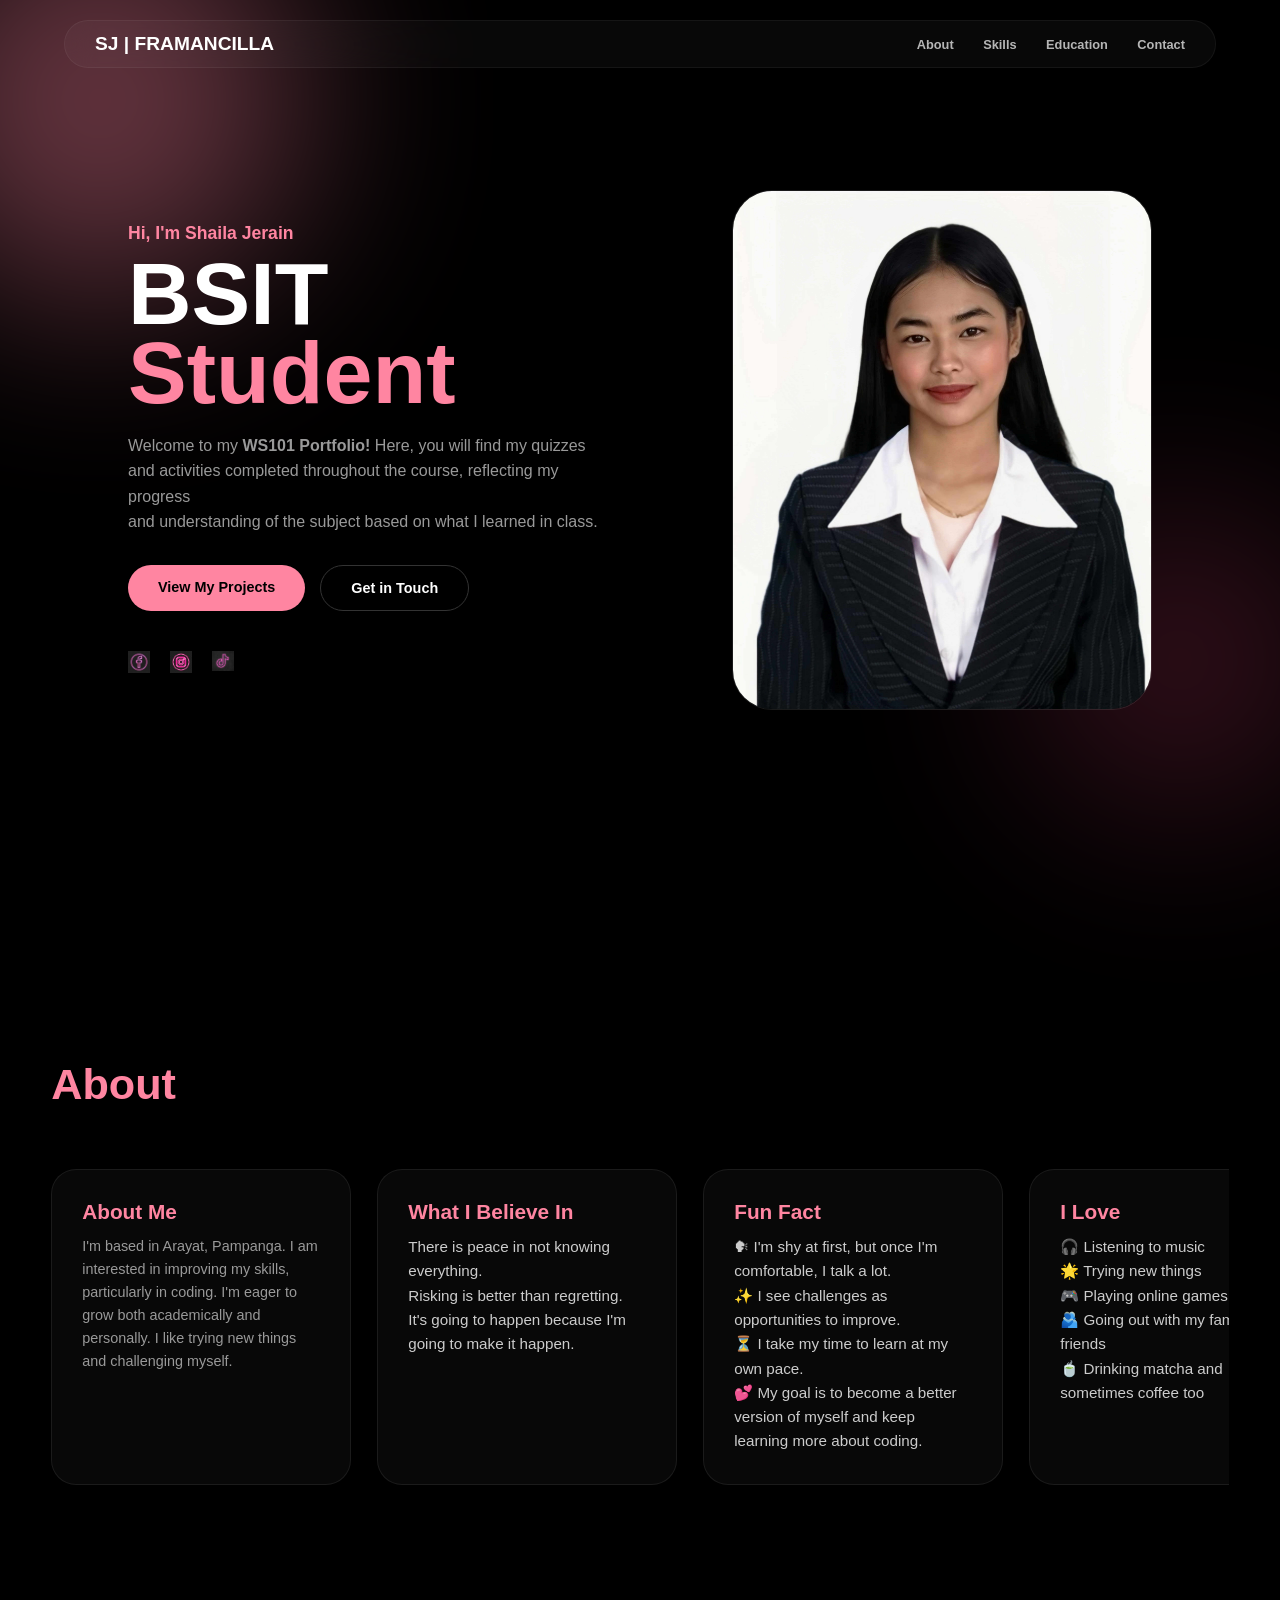
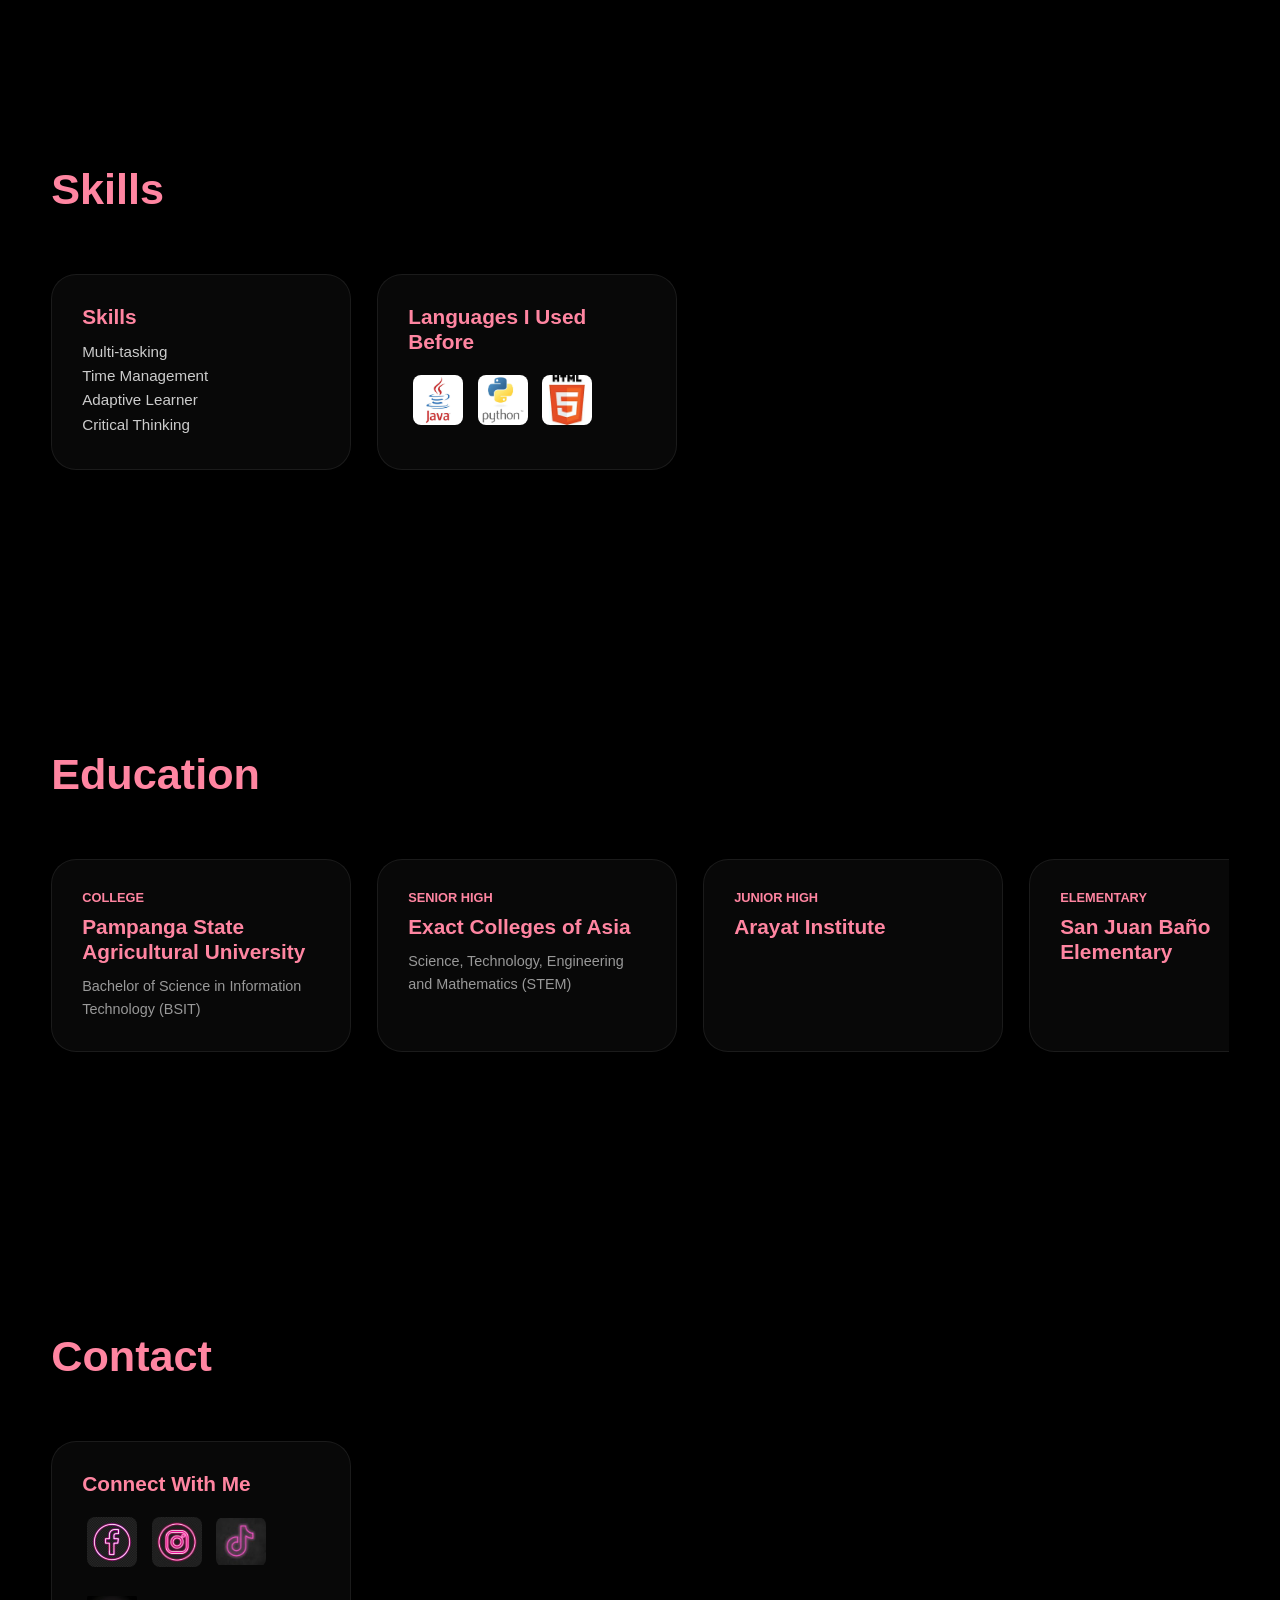
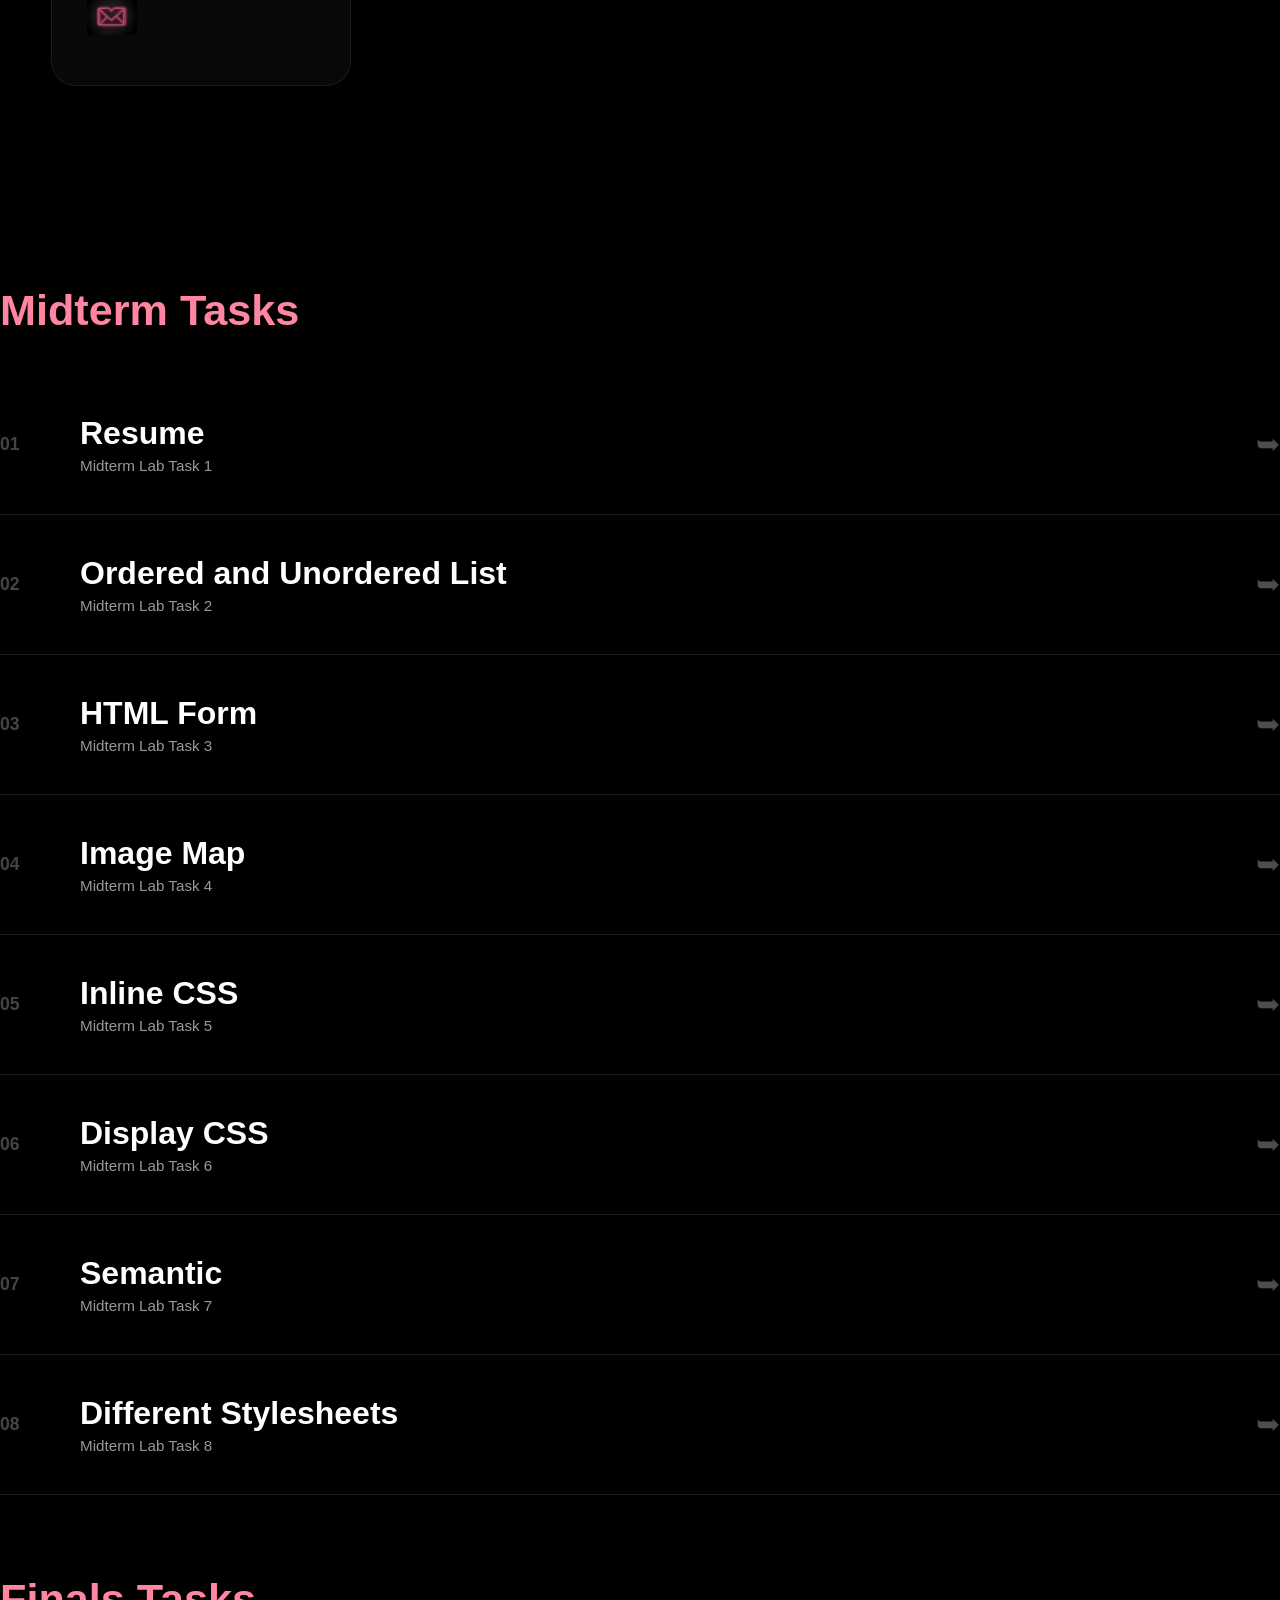
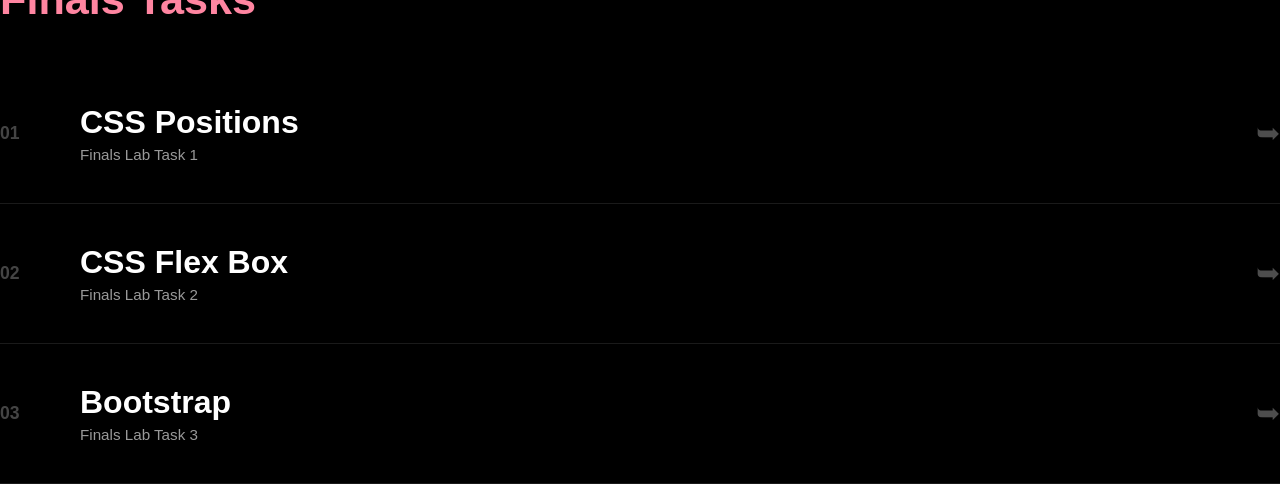
<file: index.html>
<!DOCTYPE html>
<html lang="en"> 
<head>
    <meta charset="UTF-8">
    <title> Shaila | Portfolio </title>
    <link rel ="stylesheet" href ="style.css">
</head>

<body>
    <div class ="glow-wrap">
        <div class="glow b1"></div>
        <div class="glow b2"></div>
        <div class="glow b3"></div>
    </div>
    
    <nav class="glass-header">
        <div class="nav-content">
            <div class="logo">SJ | FRAMANCILLA</div>
            <div class="nav-links">
                <a href = "#about">About</a>
                <a href = "#skills">Skills</a>
                <a href = "#education">Education</a>
                <a href = "#contact">Contact</a>
            </div>
        </div>
    </nav>

<main>
    <section class="hero-split">
        <div class="hero-text">
            <p class="greeting"><b>Hi, I'm Shaila Jerain</b></p>
            <h1 class="hero-title">BSIT<br><span>Student</span></h1>

            <p class="hero-desc">Welcome to my <b>WS101 Portfolio!</b> Here, you will find my quizzes <br> and activities
        completed throughout the course, reflecting my progress <br> and understanding of the subject
        based on what I learned in class.</p>

        <div class="hero-btns">
            <a href="#projects" class="btn pink">View My Projects</a>
            <a href="mailto:jerainshaila@gmail.com" class="btn outline">Get in Touch</a>
        </div>

        <div class="social-mini"> 
            <a href="https://www.facebook.com/shailajerain.framancilla"><img src="images/fb.png" alt="FB"></a>
            <a href="https://www.instagram.com/frmncll_shaila"><img src="images/ig.jpg" alt="IG"></a>
            <a href="https://www.tiktok.com/shailaframancilla"><img src="images/tt.jpg" alt="TT"></a>
        </div>
        </div>

        <div class="hero-visual">
            <div class="photo-frame">
                <img src="images/sj.jpg" alt="Shaila">
            </div>
        </div>
    </section>

    <section id="about" class="scroll-section">
                <h2 class="section-label">About </h2>
                <div class="horizontal-scroll">
                    <div class="scroll-card">
                        <h3>About Me</h3>
                <p class="card-text">I'm based in Arayat, Pampanga. I am interested in improving my skills, particularly in coding. I'm eager to grow both academically and personally. I like trying new things and challenging myself.</p>
            </div>

            <div class="scroll-card">
                <h3 class="card-title">What I Believe In</h3>
                <ul class="card-list">
                    <li>There is peace in not knowing everything.</li>
                    <li>Risking is better than regretting.</li>
                    <li>It's going to happen because I'm going to make it happen. </li>
                </ul>
            </div>

            <div class ="scroll-card">
                <h3 class="card-title"> Fun Fact </h3>
                <ul class="card-list">
                    <li>&#128483; I'm shy at first, but once I'm comfortable, I talk a lot.</li>
                    <li>&#10024; I see challenges as opportunities to improve.</li>
                    <li>&#9203; I take my time to learn at my own pace.</li>
                    <li>&#128149; My goal is to become a better version of myself and keep learning more about coding. </li>
                </ul>
            </div>

            <div class="scroll-card">
                <h3 class="card-title">I Love</h3>
                <ul class="card-list">
                    <li>&#127911; Listening to music </li>
                    <li>&#127775; Trying new things </li>
                    <li>&#127918; Playing online games </li>
                    <li>&#129730; Going out with my family and friends</li>
                    <li>&#127861; Drinking matcha and sometimes coffee too </li>
                </ul>
            </div>
             </div>
        </section>

    <section id="skills" class="scroll-section">
        <h2 class="section-label">Skills </h2>
        <div class="horizontal-scroll">
            <div class="scroll-card">
                <h3 class="card-title">Skills</h3>
                <ul class="card-list">
                    <li>Multi-tasking</li>
                    <li>Time Management</li>
                    <li>Adaptive Learner </li>
                    <li>Critical Thinking</li>
                </ul>
            </div>

            <div class="scroll-card"> 
                <h3 class="card-title">Languages I Used Before</h3>
                <div class="lang-images">
                <img src="images/java.png" alt="Java">
                <img src="images/python.jpg" alt="Python">
                <img src="images/html.png" alt="HTML"> 
            </div>
            </div>
        </div>
    </section>

    <section id="education" class="scroll-section"> 
        <h2 class="section-label">Education</h2>
        <div class="horizontal-scroll">
            <div class="scroll-card">
                <span class="year">College</span>
                <h3>Pampanga State Agricultural University</h3>
                <p>Bachelor of Science in Information Technology (BSIT)</p>
            </div>

            <div class="scroll-card">
                <span class="year">Senior High</span>
                <h3>Exact Colleges of Asia</h3>
                <p>Science, Technology, Engineering and Mathematics (STEM)</p>
            </div>

            <div class="scroll-card">
                <span class="year">Junior High</span>
                <h3>Arayat Institute</h3>
            </div>

             <div class="scroll-card">
                <span class="year">Elementary</span>
                <h3>San Juan Baño Elementary</h3>
            </div>
        </div>
    </section>

    <section id="contact" class="scroll-section"> 
        <h2 class="section-label">Contact</h2>
        <div class="horizontal-scroll">
            <div class="scroll-card"> 
                <h3 class="card-title">Connect With Me</h3>
                <div class="lang-images">
                    <a href="https://www.facebook.com/shailajerain.framancilla"><img src="images/fb.png" alt="FB"></a>
                    <a href="https://www.instagram.com/frmncll_shaila"><img src="images/ig.jpg" alt="IG"></a>
                    <a href="https://www.tiktok.com/shailaframancilla"><img src="images/tt.jpg" alt="TT"></a> 
                    <a href="mailto:jerainshaila@gmail.com"><img src="images/gmail.jpg" alt="Mail"></a>

                </div>
           </div>
        </div> 
    </section>


    <section id="projects" class="project-section">
        <h2 class="section-label">Midterm Tasks</h2>
        <div class="project-list">
            <a href="MIDTERM/mt1/index.html" class="project-row">
                <span class="p-num">01</span>

                <div class="p-info">
                    <h3>Resume</h3>
                    <p>Midterm Lab Task 1</p>
                </div>

                <div class="p-arrow">➥</div>
            </a>

            <a href="MIDTERM/mt2/index.html" class="project-row">
                <span class="p-num">02</span>

                <div class="p-info">
                    <h3>Ordered and Unordered List </h3>
                    <p>Midterm Lab Task 2</p>
                </div>

                <div class="p-arrow">➥</div>
            </a>

            <a href="MIDTERM/mt3/index.html" class="project-row">
                <span class="p-num">03</span>

                <div class="p-info">
                    <h3>HTML Form</h3>
                    <p>Midterm Lab Task 3</p>
                </div>

                <div class="p-arrow">➥</div>
            </a>

            <a href="MIDTERM/mt4/index.html" class="project-row">
                <span class="p-num">04</span>

                <div class="p-info">
                    <h3>Image Map</h3>
                    <p>Midterm Lab Task 4</p>
                </div>

                <div class="p-arrow">➥</div>
            </a>

            <a href="MIDTERM/mt5/index.html" class="project-row">
                <span class="p-num">05</span>

                <div class="p-info">
                    <h3>Inline CSS</h3>
                    <p>Midterm Lab Task 5</p>
                </div>

                <div class="p-arrow">➥</div>
            </a>

            <a href="MIDTERM/mt6/index.html" class="project-row">
                <span class="p-num">06</span>

                <div class="p-info">
                    <h3>Display CSS</h3>
                    <p>Midterm Lab Task 6</p>
                </div>

                <div class="p-arrow">➥</div>
            </a>

            <a href="MIDTERM/mt7/index.html" class="project-row">
                <span class="p-num">07</span>

                <div class="p-info">
                    <h3>Semantic</h3>
                    <p>Midterm Lab Task 7</p>
                </div>

                <div class="p-arrow">➥</div>
            </a>

            <a href="MIDTERM/mt8/index.html" class="project-row">
                <span class="p-num">08</span>

                <div class="p-info">
                    <h3>Different Stylesheets</h3>
                    <p>Midterm Lab Task 8</p>
                </div>

                <div class="p-arrow">➥</div>
            </a>
        </div>
    </section>

     <section id="projects" class="project-section">
        <h2 class="section-label">Finals Tasks</h2>
         <div class="project-list">
            <a href="FINALS/f1/index.html" class="project-row">
                <span class="p-num">01</span>

                <div class="p-info">
                    <h3>CSS Positions</h3>
                    <p>Finals Lab Task 1</p>
                </div>

                <div class="p-arrow">➥</div>
            </a>

             
             <a href="FINALS/f2/index.html" class="project-row">
                <span class="p-num">02</span>

                <div class="p-info">
                    <h3>CSS Flex Box</h3>
                    <p>Finals Lab Task 2</p>
                </div>

                <div class="p-arrow">➥</div>
            </a>

            <a href="FINALS/f3/index.html" class="project-row">
                <span class="p-num">03</span>

                <div class="p-info">
                    <h3>Bootstrap</h3>
                    <p>Finals Lab Task 3</p>
                </div>

                <div class="p-arrow">➥</div>
            </a>

</main>  

</body>
</html>
</file>
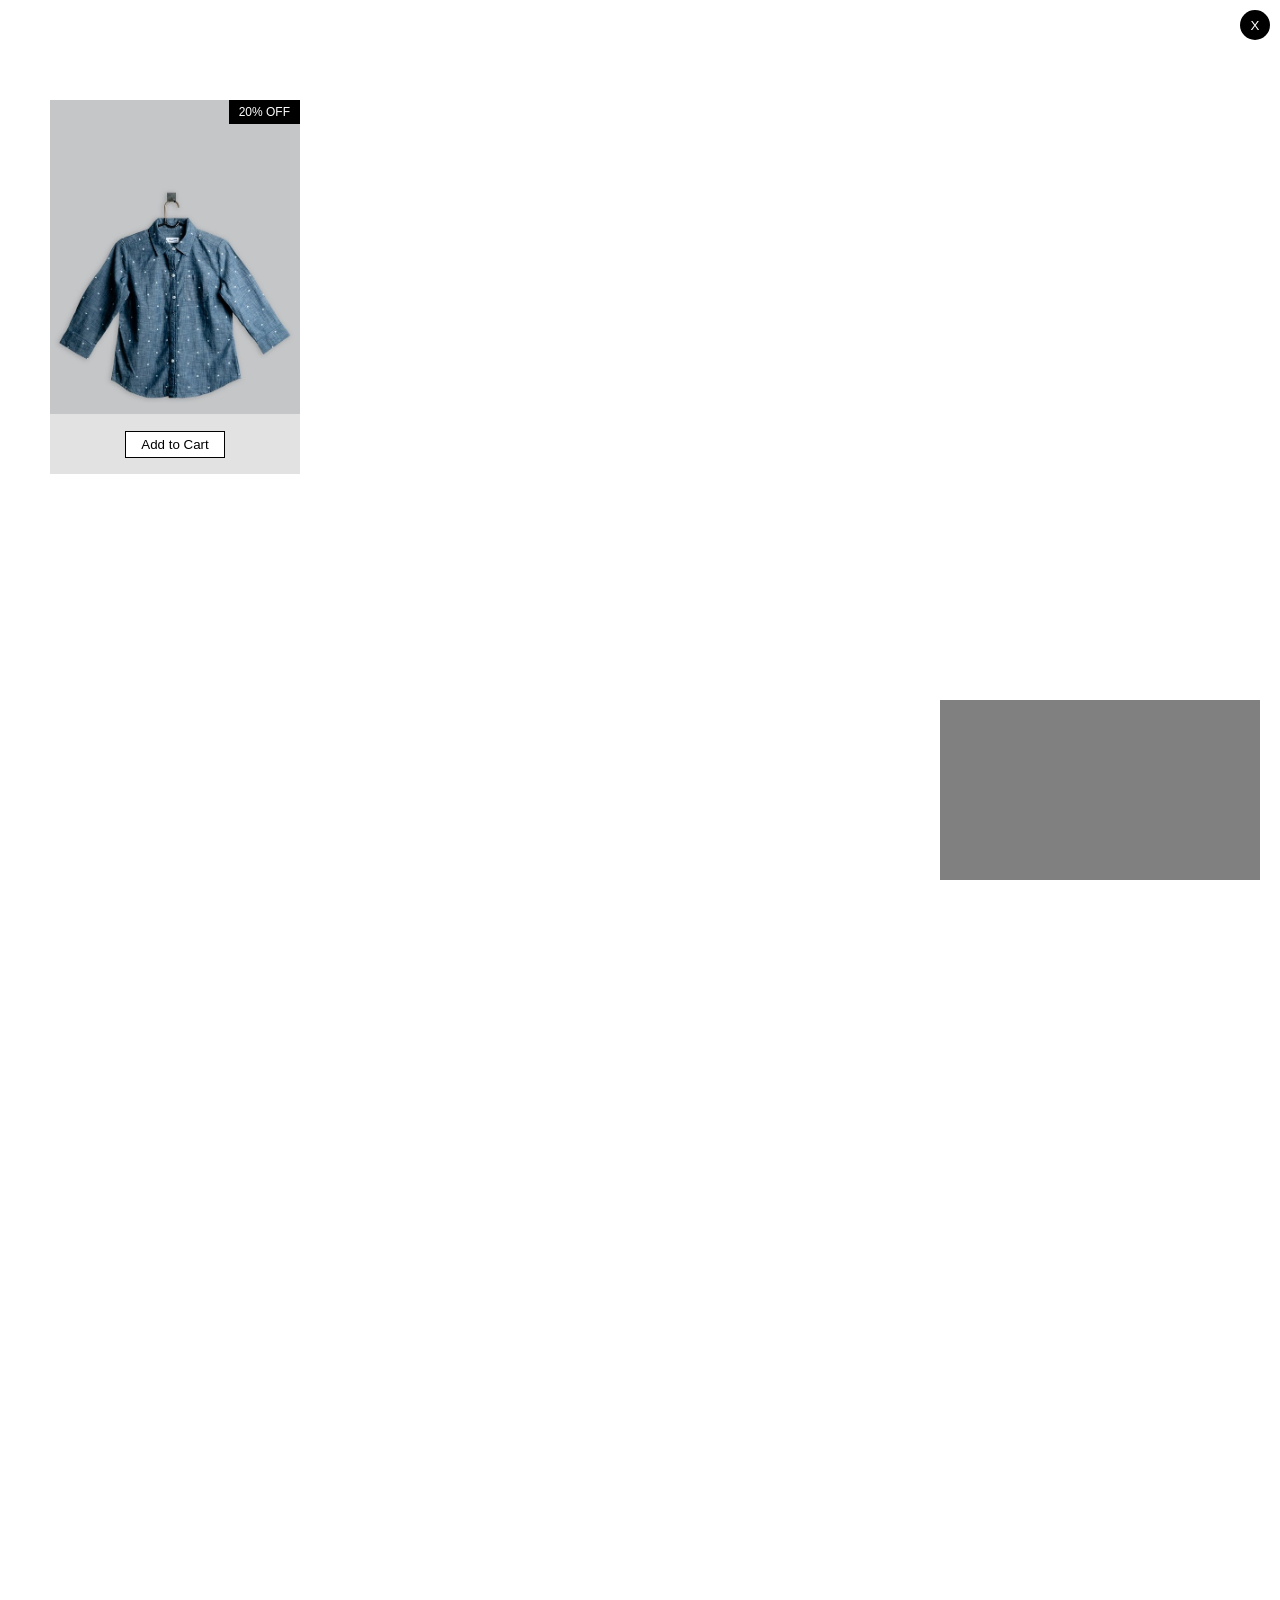
<file: FINALS/f1/index.html>
<!DOCTYPE html>
<html lang="en">
<head>
    <meta charset="UTF-8">
    <meta name="viewport" content="width=device-width, initial-scale=1.0">
    <title>CSS Positions</title>
    <link rel="stylesheet" href="style.css">
</head>
<body>
   <button class="close-btn">X</button>

   <div class="fixed-box"></div>
   <div class="product-card">
    <img src="shirt.jpg" alt="Shirt">

    <div class="discount-badge">20% OFF</div>
    <div class="overlay">
        <button class="cart-btn">Add to Cart</button>
    </div>
   </div>

</body>
</html>
</file>
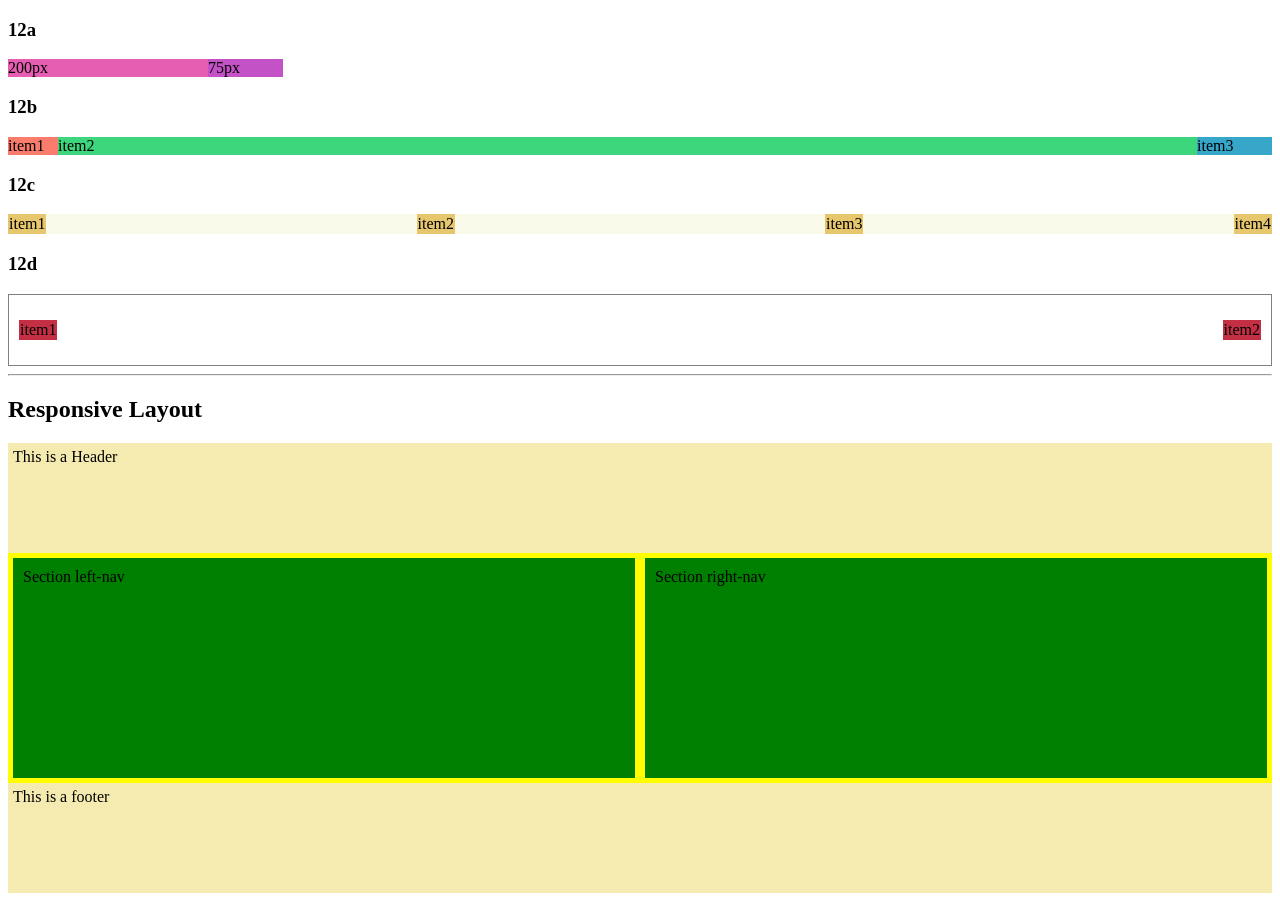
<file: FINALS/f2/index.html>
<!DOCTYPE html>
<html lang="en">
<head>
<meta charset="UTF-8">
<meta name="viewport" content="width=device-width, initial-scale=1.0">
<title> CSS Flex Box</title>

<style>

.flex-2-items {
  display: flex;
}

.flex-2-items div:first-child {
  width: 200px;
  background: rgb(230, 94, 178);
}

.flex-2-items div:last-child {
  width: 75px;
  background: rgb(195, 82, 199);
}

.flex-3-items {
  display: flex;
}

.flex-3-items div:first-child {
  width: 50px;
  background: rgb(250, 124, 108);
}

.flex-3-items div:nth-child(2) {
  flex-grow: 1;
  width: 50px;
  background: rgb(61, 214, 125);
}

.flex-3-items div:last-child {
  width: 75px;
  background: rgb(54, 166, 201);
}

.flex-4-items {
  display: flex;
  justify-content: space-between;
  background-color: rgb(250, 250, 234);
}
.flex-4-items div {
  background: rgb(231, 199, 109);
  padding: 1px;
}

.flex-box-border, .flex-1-2-items {
  display: flex;
  justify-content: space-between;
  align-items: center;
  height: 50px;
  border: 1px solid gray;
  padding: 10px;
}

.flex-1-2-items div {
  background: rgb(196, 47, 67);
  padding: 1px;
}

.container {
  display: flex;
  flex-direction: column;
}

.header, .footer {
  background: #f5ebb1;
  padding: 5px;
  min-height: 100px;
}

.main {
  display: flex;
  flex-direction: row;
}

.left, .right {
  flex: 1;
  padding: 10px;
  min-height: 200px;
  background: green;
  border: 5px solid yellow;
}

@media (min-width: 800px) {
  .main {
    flex-direction: row;
  }
}

@media (max-width: 400px) {
  .main {
    flex-direction: column;
  }

  .right {
    order: 1;
  }

  .left {
    order: 2;
  }
}

</style>
</head>

<body>

<h3>12a</h3>
<div class="flex-2-items">
  <div>200px</div>
  <div>75px</div>
</div>

<h3>12b</h3>
<div class="flex-3-items">
  <div>item1</div>
  <div>item2</div>
  <div>item3</div>
</div>

<h3>12c</h3>
<div class="flex-4-items">
  <div>item1</div>
  <div>item2</div>
  <div>item3</div>
  <div>item4</div>
</div>

<h3>12d</h3>
<div class="flex-box-border, flex-1-2-items">
  <div>item1</div>
  <div>item2</div>
</div>

<hr>

<h2>Responsive Layout</h2>

<div class="container">
  <div class="header">This is a Header</div>

  <div class="main">
    <div class="left">Section left-nav</div>
    <div class="right">Section right-nav</div>
  </div>

  <div class="footer">This is a footer</div>
</div>

</body>
</html>
</file>
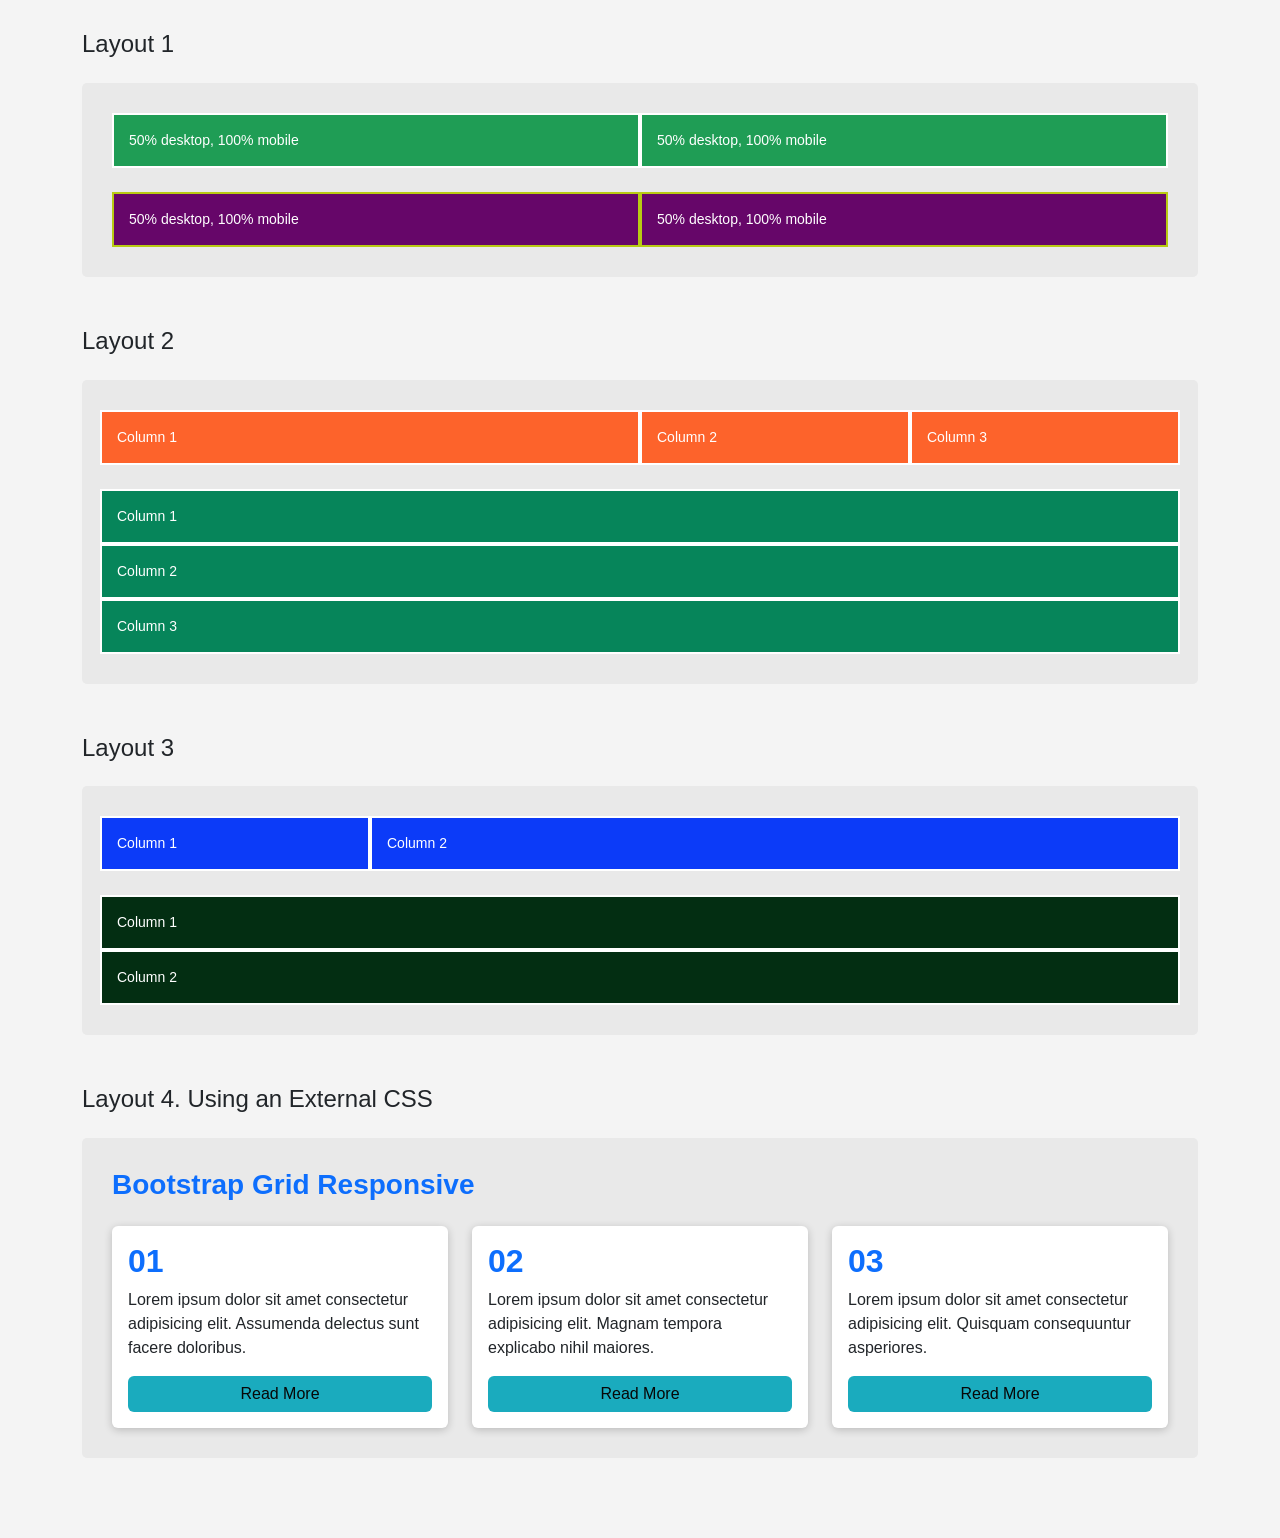
<file: FINALS/f3/index.html>
<!DOCTYPE html>
<html lang="en">
<head>
<meta charset="UTF-8">
<meta name="viewport" content="width=device-width, initial-scale=1.0">
<title>Bootstrap</title>

<link href="https://cdn.jsdelivr.net/npm/bootstrap@5.3.3/dist/css/bootstrap.min.css" rel="stylesheet">

<style>

body{
    background:#f4f4f4;
    font-family:Arial, sans-serif;
    padding:30px;
}

.layout-box{
    background:#e9e9e9;
    padding:30px;
    margin-bottom:50px;
    border-radius:5px;
    border-color: white;
}

.box{
    color:white;
    padding:15px;
    border:2px solid white;
    font-size:14px;
}

.green{
    background:#1f9d55;
}

.purple{
    background:#660669;
    border-color: rgb(184, 202, 19);
}

.salmon{
    background:rgb(253, 99, 43);
}

.teal{
    background:rgb(6, 133, 90);
}

.blue{
    background:#0c3bf8;
}

.darkgreen{
    background:#032e12;
}

.card-custom{
    border:none;
    box-shadow:0 2px 8px rgba(0,0,0,0.2);
    transition:0.3s;
}

.card-custom:hover{
    transform:translateY(-5px);
}

.btn-custom{
    background:#1aabbe;
    color:rgb(7, 7, 7);
    border:none;
}

.btn-custom:hover{
    background:#00a2b4;
}

.title{
    font-weight:bold;
    margin-bottom:15px;
}

</style>
</head>
<body>

<div class="container">
    <h4 class="mb-4">Layout 1</h4>
    <div class="layout-box">

        <div class="row g-0 mb-4">
            <div class="col-md-6 col-12 box green">
                50% desktop, 100% mobile
            </div>

            <div class="col-md-6 col-12 box green">
                50% desktop, 100% mobile
            </div>
        </div>

        <div class="row g-0">
            <div class="col-md-6 col-12 box purple">
                50% desktop, 100% mobile
            </div>

            <div class="col-md-6 col-12 box purple">
                50% desktop, 100% mobile
            </div>
        </div>

    </div>

    <h4 class="mb-4">Layout 2</h4>

    <div class="layout-box">

        <div class="row mb-4">
            <div class="col-md-6 col-12 box salmon">
                Column 1
            </div>

            <div class="col-md-3 col-12 box salmon">
                Column 2
            </div>

            <div class="col-md-3 col-12 box salmon">
                Column 3
            </div>
        </div>

        <div class="row">
            <div class="col-12 box teal">
                Column 1
            </div>

            <div class="col-12 box teal">
                Column 2
            </div>

            <div class="col-12 box teal">
                Column 3
            </div>
        </div>

    </div>

    <h4 class="mb-4">Layout 3</h4>

    <div class="layout-box">

        <div class="row mb-4">
            <div class="col-md-3 col-12 box blue">
                Column 1
            </div>

            <div class="col-md-9 col-12 box blue">
                Column 2
            </div>
        </div>

        <div class="row">
            <div class="col-12 box darkgreen">
                Column 1
            </div>

            <div class="col-12 box darkgreen">
                Column 2
            </div>
        </div>

    </div>

    <h4 class="mb-4">
        Layout 4. Using an External CSS
    </h4>

    <div class="layout-box">

        <h3 class="text-primary fw-bold mb-4">
            Bootstrap Grid Responsive
        </h3>

        <div class="row g-4">

            <div class="col-lg-4 col-md-6 col-12">
                <div class="card p-3 card-custom h-100">

                    <h2 class="text-primary fw-bold">
                        01
                    </h2>

                    <p>
                        Lorem ipsum dolor sit amet consectetur adipisicing elit.
                        Assumenda delectus sunt facere doloribus.
                    </p>

                    <button class="btn btn-custom">
                        Read More
                    </button>

                </div>
            </div>

            <div class="col-lg-4 col-md-6 col-12">
                <div class="card p-3 card-custom h-100">

                    <h2 class="text-primary fw-bold">
                        02
                    </h2>

                    <p>
                        Lorem ipsum dolor sit amet consectetur adipisicing elit.
                        Magnam tempora explicabo nihil maiores.
                    </p>

                    <button class="btn btn-custom">
                        Read More
                    </button>

                </div>
            </div>

            <div class="col-lg-4 col-md-6 col-12">
                <div class="card p-3 card-custom h-100">

                    <h2 class="text-primary fw-bold">
                        03
                    </h2>

                    <p>
                        Lorem ipsum dolor sit amet consectetur adipisicing elit.
                        Quisquam consequuntur asperiores.
                    </p>

                    <button class="btn btn-custom">
                        Read More
                    </button>
                </div>
            </div>
        </div>
    </div>
</div>

</body>
</html>
</file>
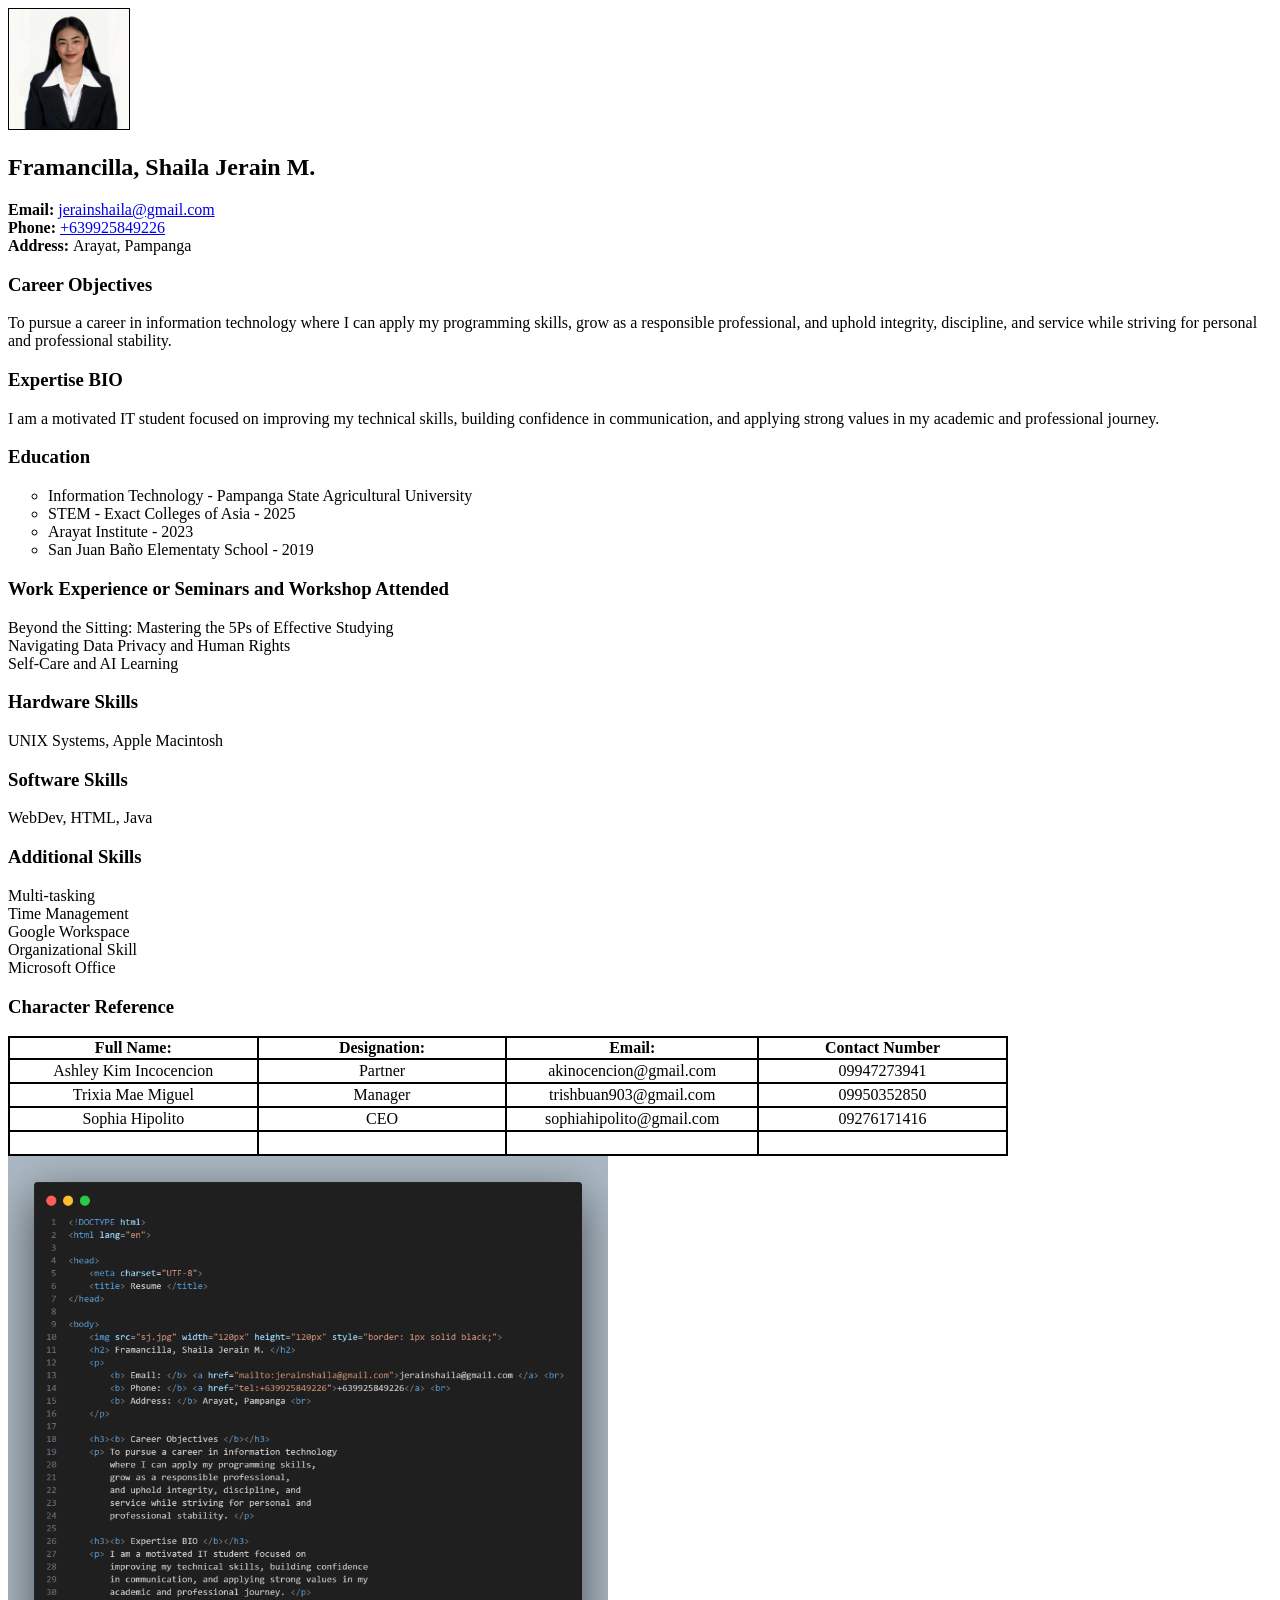
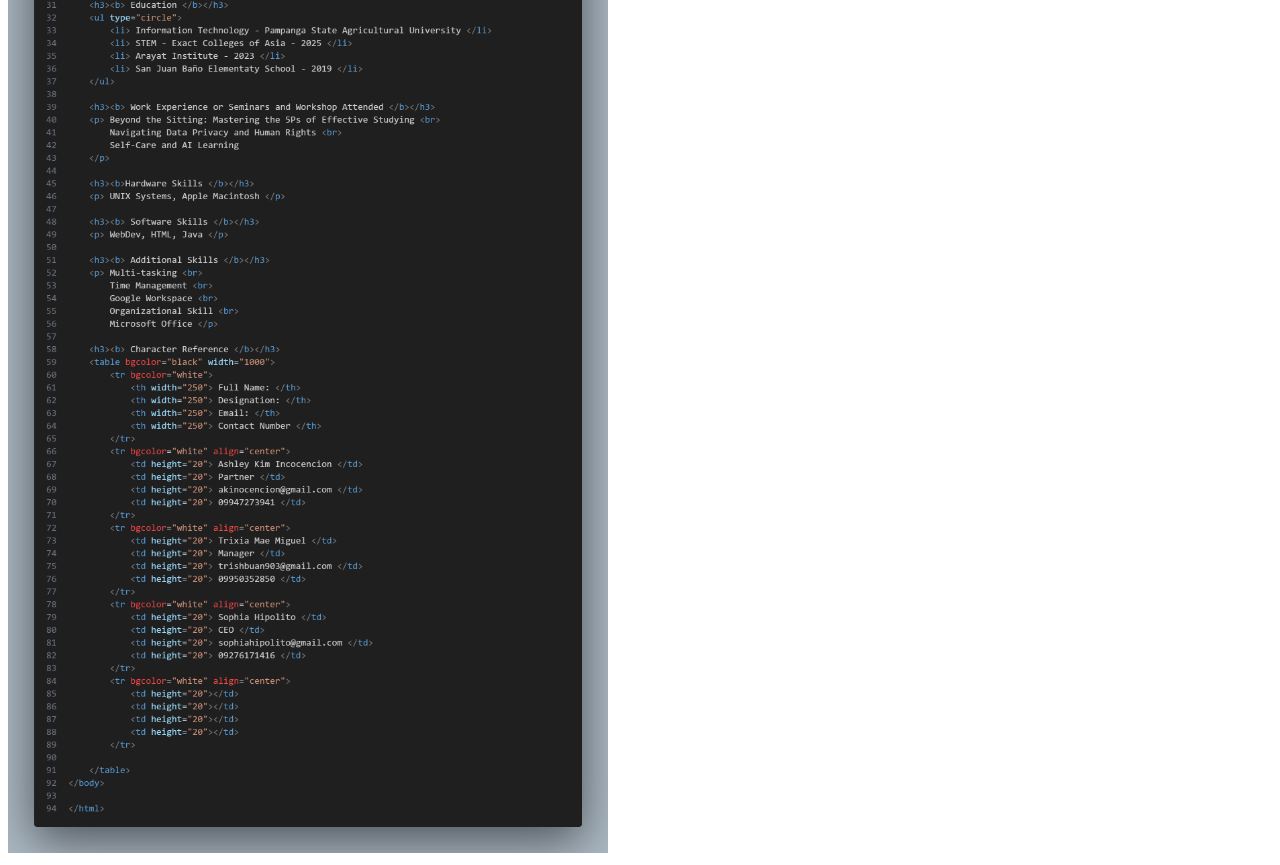
<file: MIDTERM/mt1/index.html>
<!DOCTYPE html>
<html lang="en">

<head>
    <meta charset="UTF-8">
    <title> Resume </title>
</head>

<body>
    <img src="sj.jpg" width="120px" height="120px" style="border: 1px solid black;">
    <h2> Framancilla, Shaila Jerain M. </h2>
    <p>
        <b> Email: </b> <a href="mailto:jerainshaila@gmail.com">jerainshaila@gmail.com </a> <br>
        <b> Phone: </b> <a href="tel:+639925849226">+639925849226</a> <br>
        <b> Address: </b> Arayat, Pampanga <br>
    </p>

    <h3><b> Career Objectives </b></h3>
    <p> To pursue a career in information technology
        where I can apply my programming skills,
        grow as a responsible professional,
        and uphold integrity, discipline, and
        service while striving for personal and
        professional stability. </p>

    <h3><b> Expertise BIO </b></h3>
    <p> I am a motivated IT student focused on
        improving my technical skills, building confidence
        in communication, and applying strong values in my
        academic and professional journey. </p>
    <h3><b> Education </b></h3>
    <ul type="circle">
        <li> Information Technology - Pampanga State Agricultural University </li>
        <li> STEM - Exact Colleges of Asia - 2025 </li>
        <li> Arayat Institute - 2023 </li>
        <li> San Juan Baño Elementaty School - 2019 </li>
    </ul>

    <h3><b> Work Experience or Seminars and Workshop Attended </b></h3>
    <p> Beyond the Sitting: Mastering the 5Ps of Effective Studying <br>
        Navigating Data Privacy and Human Rights <br>
        Self-Care and AI Learning
    </p>

    <h3><b>Hardware Skills </b></h3>
    <p> UNIX Systems, Apple Macintosh </p>

    <h3><b> Software Skills </b></h3>
    <p> WebDev, HTML, Java </p>

    <h3><b> Additional Skills </b></h3>
    <p> Multi-tasking <br>
        Time Management <br>
        Google Workspace <br>
        Organizational Skill <br>
        Microsoft Office </p>

    <h3><b> Character Reference </b></h3>
    <table bgcolor="black" width="1000">
        <tr bgcolor="white">
            <th width="250"> Full Name: </th>
            <th width="250"> Designation: </th>
            <th width="250"> Email: </th>
            <th width="250"> Contact Number </th>
        </tr>
        <tr bgcolor="white" align="center">
            <td height="20"> Ashley Kim Incocencion </td>
            <td height="20"> Partner </td>
            <td height="20"> akinocencion@gmail.com </td>
            <td height="20"> 09947273941 </td>
        </tr>
        <tr bgcolor="white" align="center">
            <td height="20"> Trixia Mae Miguel </td>
            <td height="20"> Manager </td>
            <td height="20"> trishbuan903@gmail.com </td>
            <td height="20"> 09950352850 </td>
        </tr>
        <tr bgcolor="white" align="center">
            <td height="20"> Sophia Hipolito </td>
            <td height="20"> CEO </td>
            <td height="20"> sophiahipolito@gmail.com </td>
            <td height="20"> 09276171416 </td>
        </tr>
        <tr bgcolor="white" align="center">
            <td height="20"></td>
            <td height="20"></td>
            <td height="20"></td>
            <td height="20"></td>
        </tr>

    </table>

    <img src="cs.png" alt="CodeSnap" width="600px">

</body>

</html>
</file>
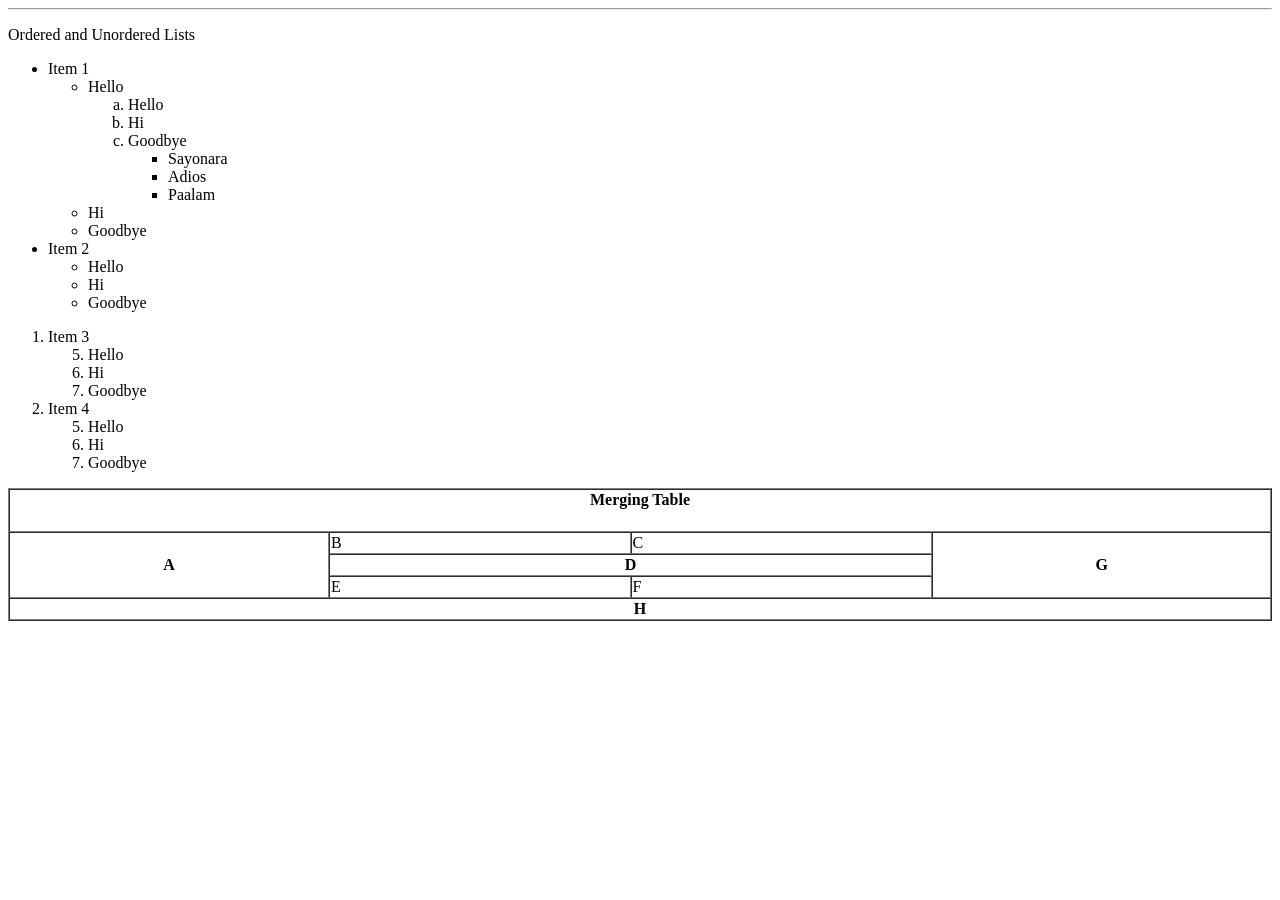
<file: MIDTERM/mt2/index.html>
<html>

<head>
    <title>Ordered and Unodered Lists</title>
    <hr>
    <p> Ordered and Unordered Lists </p> 
    <ul>
        <li> Item 1
            <ul>
                <li>Hello</li>
                <ol type="a">
                    <li>Hello</li>
                    <li>Hi</li>
                    <li>Goodbye</li>

                    <ul type="square">
                        <li>Sayonara</li>
                        <li>Adios</li>
                        <li>Paalam</li>
                    </ul>
                </ol>
                <li>Hi</li>
                <li>Goodbye</li>
            </ul>

        <li>Item 2
            <ul>
                <li>Hello</li>
                <li>Hi</li>
                <li>Goodbye</li>
            </ul>
    </ul>

    <ol type="1">
        <li>Item 3

            <ol start="5">
                <li>Hello</li>
                <li>Hi</li>
                <li>Goodbye</li>
            </ol>
        <li>Item 4
            <ol start="5">
                <li>Hello</li>
                <li>Hi</li>
                <li>Goodbye</li>
            </ol>
    </ol>
    <table border="1" cellspacing="0" width="100%">
        <th colspan="4">
            <h4>Merging Table</h4>
        </th>
        <tr>
            <th rowspan="4">A</th>
        </tr>
        <tr>
            <td>B</td>
            <td>C</td>
            <th rowspan="3">G</th>

        </tr>
        <tr>
            <th colspan="2">D</th>
        </tr>
        <tr>
            <td>E</td>
            <td>F</td>
        </tr>
        <tr>
            <th colspan="4">H</th>
        </tr>

    </table>
    </body>

</html>
</file>
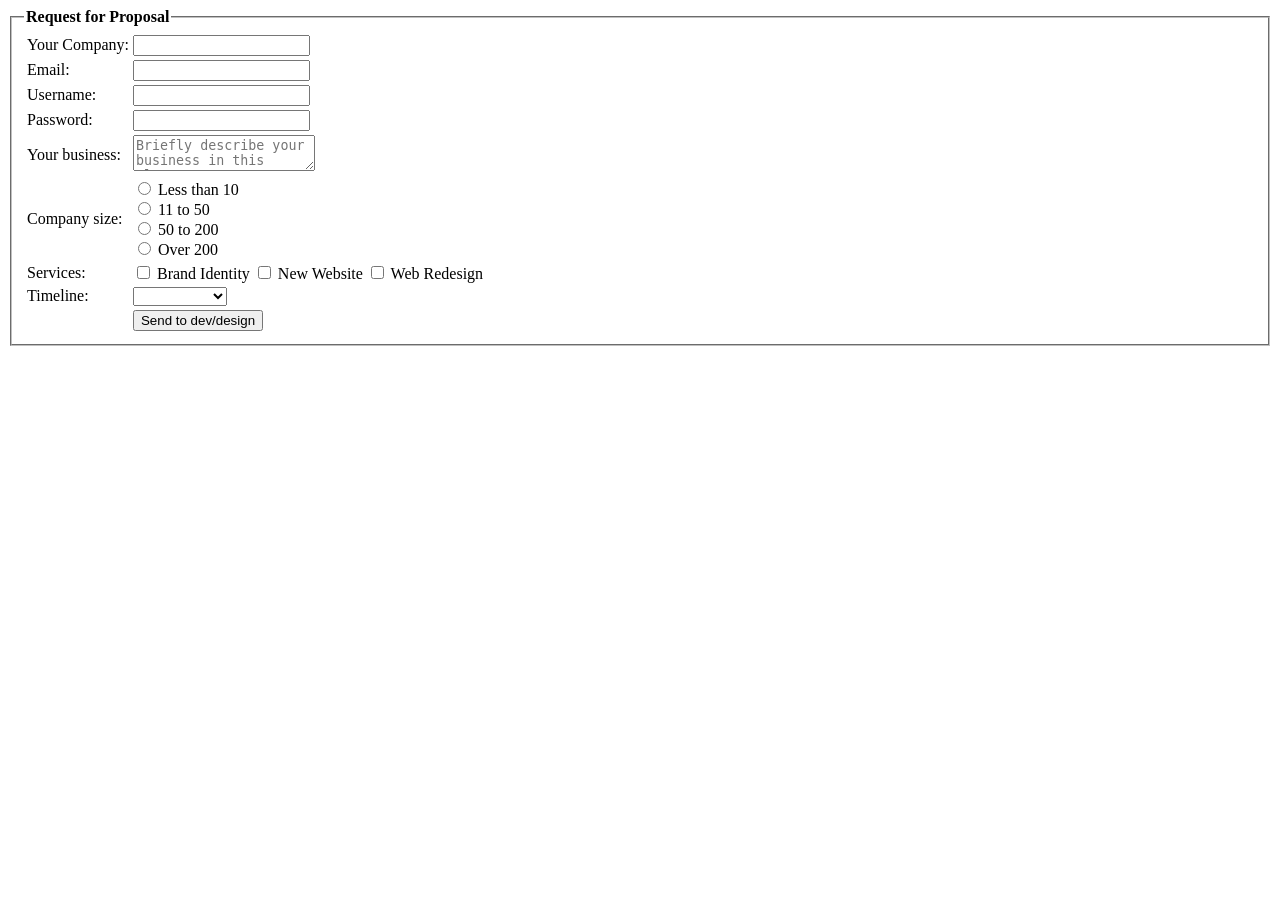
<file: MIDTERM/mt3/index.html>
<!DOCTYPE html>
<html>
<head>
    <title>Request for Proposal</title>
</head>
<body>
<form>
<fieldset>
<legend><strong>Request for Proposal</strong></legend>
<table>
<tr>
<td>Your Company:</td>
<td><input type="text"></td>
</tr>
<tr>
<td>Email:</td>
<td><input type="email"></td>
</tr>
<tr>
<td>Username:</td>
<td><input type="text"></td>
</tr>
<tr>
<td>Password:</td>
<td><input type="password"></td>
</tr> 
<tr>
<td>Your business:</td>
<td>
<textarea placeholder = "Briefly describe your business in this place:">
</textarea>
</td>
</tr>
<tr>
<td>Company size:</td>
<td>
<input type="radio" name="size"> Less than 10 <br>
<input type="radio" name="size"> 11 to 50 <br>
<input type="radio" name="size"> 50 to 200 <br>
<input type="radio" name="size"> Over 200
</td>
</tr>
<tr>
<td>Services:</td>
<td>
<input type="checkbox"> Brand Identity 
<input type="checkbox"> New Website 
<input type="checkbox"> Web Redesign
</td>
</tr>
<tr>
<td>Timeline:</td>
<td>
<select >
<option value=" "></option>
<option>Immediately</option>
<option>1-2 weeks</option>
<option>3-6 weeks</option>
<option>7-8 months</option>
</select>
</td>
</tr>
<tr>
<td></td>
<td><input type="submit" value="Send to dev/design"></td>
</tr>
</table>
</fieldset>
</form>

</body>
</html>
</file>
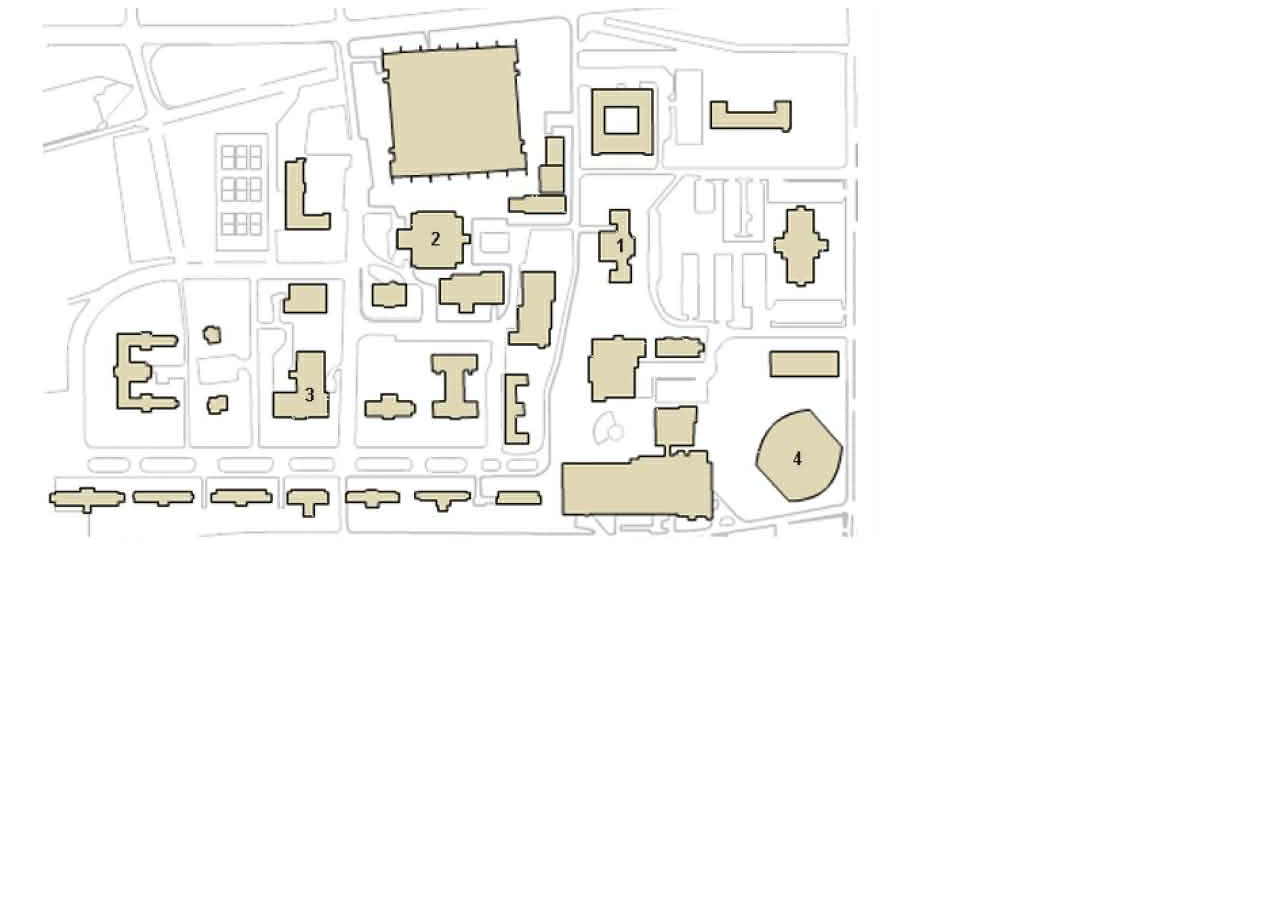
<file: MIDTERM/mt4/index.html>
<!DOCTYPE html>

<html>
<head>
  <meta http-equiv="CONTENT-TYPE" content="text/html; charset=UTF-8">
  <title>Image Map</title>
</head>
<body>
   <img src = "img.jpg" usemap = "#image-map"> 
  <map name = "image-map">
    
 <area target="_blank" alt="1" title="1" href="https://www.computerscience.org/" 
 coords="633,270,617,191,585,225,607,278" shape="poly">
  
 <area target="_blank" alt="2" title="2" href="https://asingan.psu.edu.ph/college-of-technology-and-business" 
 coords= "391,202,459,259" shape="rect">

 <area target="_blank" alt="3" title="3" href="https://dict.gov.ph" coords="289,345,314,346,321,381,318,409,267,408,269,385" shape="poly">
    
 <area target="_blank" alt="4" title="4" href="https://www.harper-adams.ac.uk/study/902/the-library/" 
 coords="791,447,42" shape="circle">
</map>     
      
    </body>
</html>
</file>
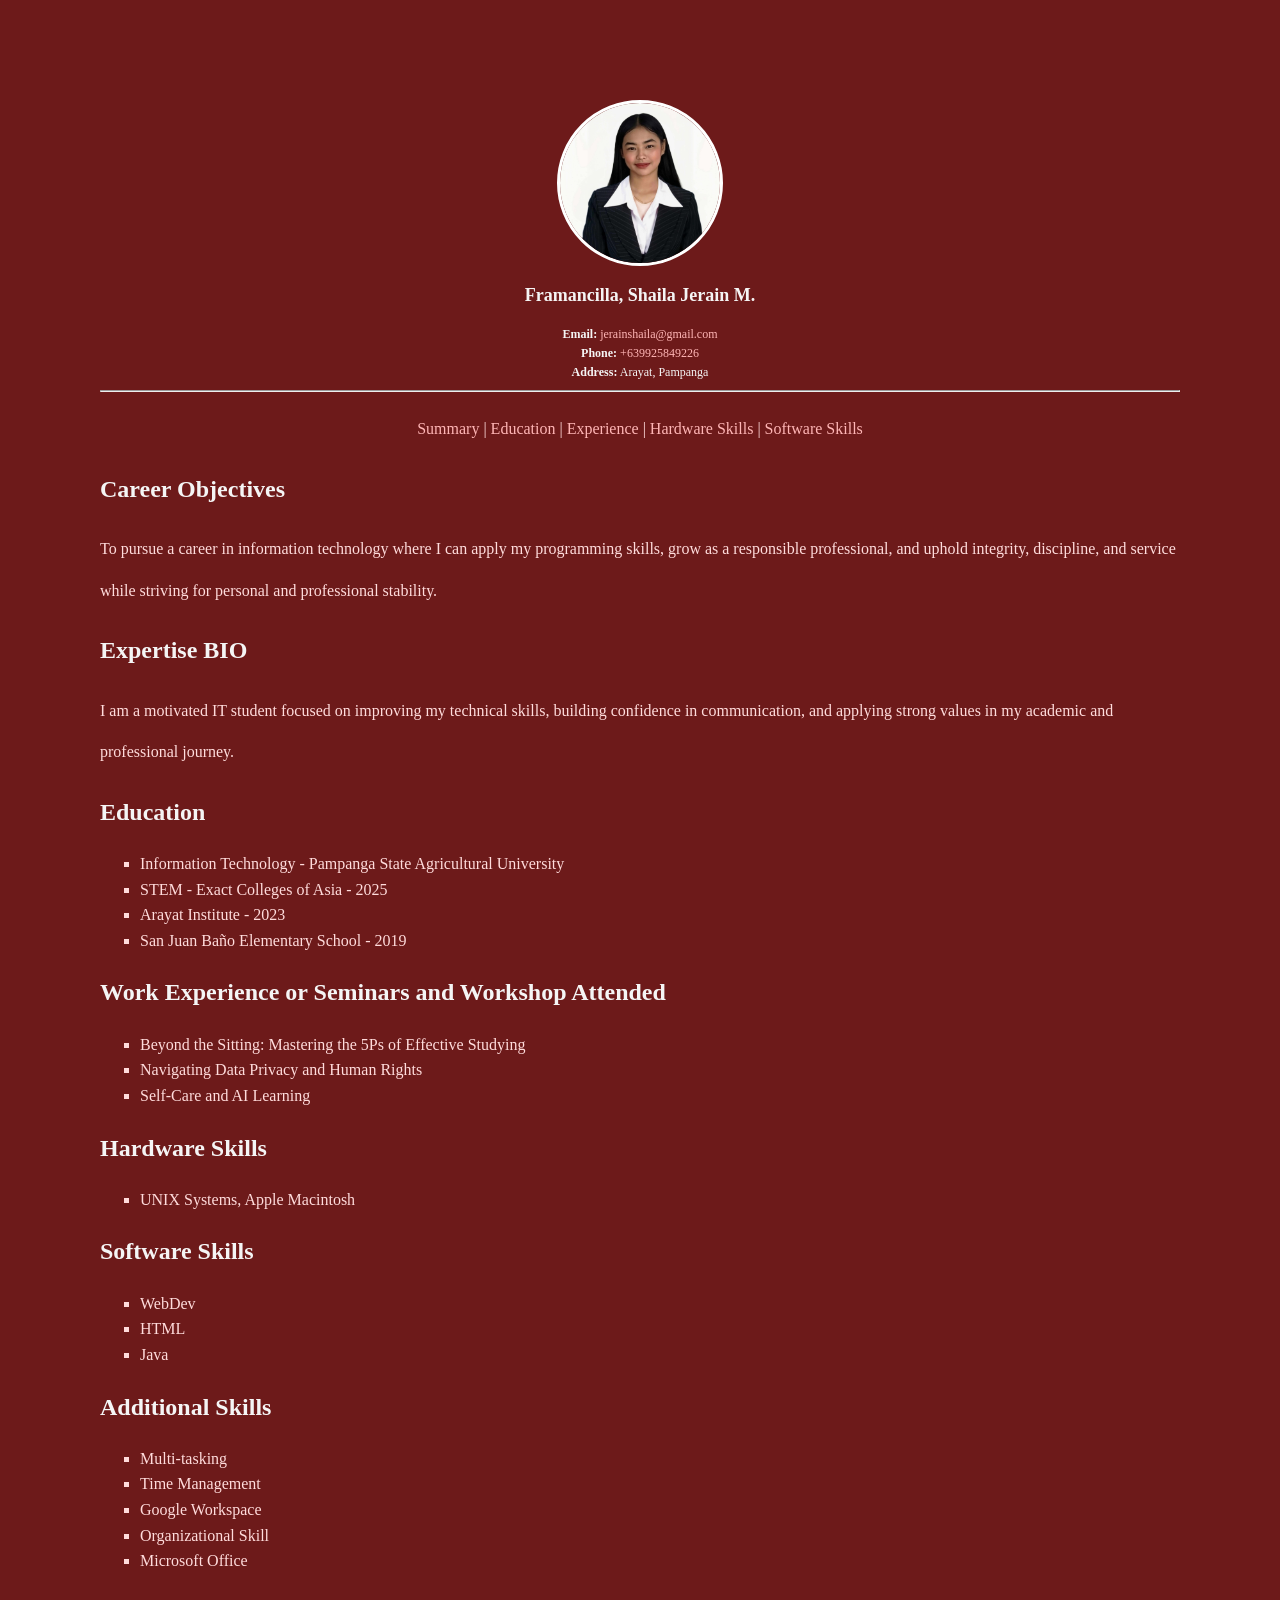
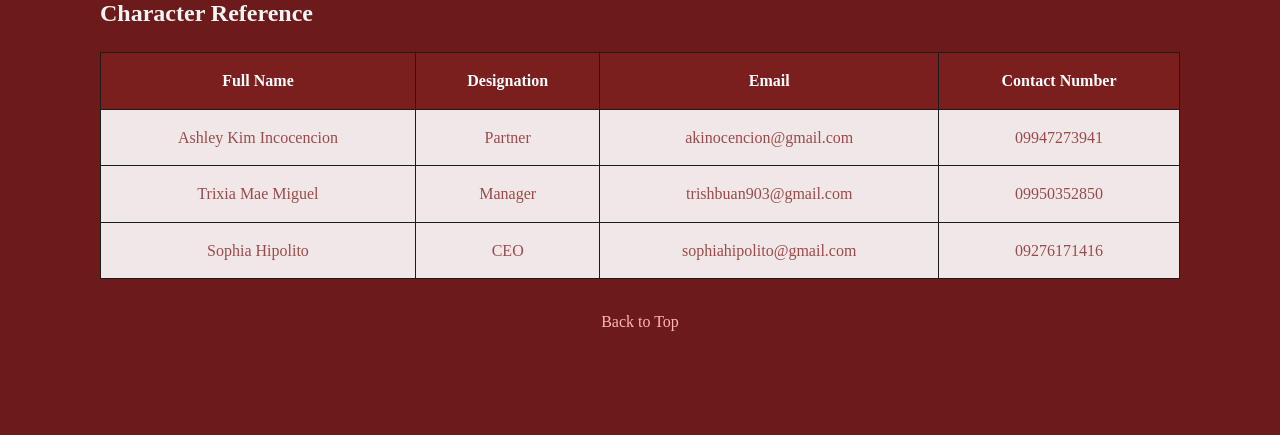
<file: MIDTERM/mt5/index.html>
<!DOCTYPE html>
<html lang="en">

<head>
<meta charset="UTF-8">
<title>Inline CSS</title>
<style>

body {
    background-color: #6D1A1A;
    margin: 100px;
    font-family: 'Arial' sans-serif;
    color: #F5F5F5;    
    line-height: 1.6;
}

.h3-h2-style {
    color: #FFFFFF;      
}

p {
    margin-bottom:20px;
    line-height: 2.6;
    color: #FFDCDC;       
}

ul {
    margin-bottom:20px;
    list-style-type: square;
    color: #FFDCDC;           
}

#ref-table {
    border-collapse: collapse;
    width: 100%;
    background-color: #f0e8e8;  
    color: #9e4949;         
}

#ref-table th, #ref-table td {
    border: 1px solid #1d1b1b;
    padding: 15px;
    text-align: center;
}

#ref-table th {
    background-color: #7B1E1E; 
    color: #FFFFFF;
}
    
a {
    text-decoration: none;
}

a:link {color: #FFB6B6; }    
a:visited {color: #FFC0C0; }
a:hover {color: #FFDCDC; }
a:active {color: #FFEAEA; }

#personal-info {
    text-align: center;
    font-size: 12px;
}

.back-to-top {
    text-align: center;
    margin-top: 30px;
}
</style>
</head>

<body id="top">

<img src="sj.jpg" alt="Profile Picture" style = "display: block; 
    margin: 0 auto; 
    border: 3px solid #FFFFFF;
    width: 160px; 
    height: 160px; 
    border-radius: 50%;" >
    
    
<div id="personal-info">
    <h2>Framancilla, Shaila Jerain M.</h2> 
    <b>Email:</b> <a href="mailto:jerainshaila@gmail.com">jerainshaila@gmail.com</a><br>
    <b>Phone:</b> <a href="tel:+639925849226">+639925849226</a><br>
    <b>Address:</b> Arayat, Pampanga
</div>

<hr>

<p align="center">
<a href="#summary">Summary</a> |
<a href="#education">Education</a> |
<a href="#experience">Experience</a> |
<a href="#hardware">Hardware Skills</a> |
<a href="#software">Software Skills</a>
</p>

<h2 id="summary">Career Objectives</h2>
<p>
To pursue a career in information technology where I can apply my programming skills, grow as a responsible professional,
and uphold integrity, discipline, and service while striving for personal and professional stability.
</p>

<h2>Expertise BIO</h2>
<p>
I am a motivated IT student focused on improving my technical skills, building confidence in communication,
and applying strong values in my academic and professional journey.
</p>

<h2 id="education">Education</h2>
<ul>
<li>Information Technology - Pampanga State Agricultural University</li>
<li>STEM - Exact Colleges of Asia - 2025</li>
<li>Arayat Institute - 2023</li>
<li>San Juan Baño Elementary School - 2019</li>
</ul>

<h2 id="experience">Work Experience or Seminars and Workshop Attended</h2>
<ul>
<li>Beyond the Sitting: Mastering the 5Ps of Effective Studying </li>
<li>Navigating Data Privacy and Human Rights </li>
<li>Self-Care and AI Learning </li>
</ul>

<h2 id="hardware">Hardware Skills</h2>
<ul>
<li>UNIX Systems, Apple Macintosh</li>
</ul>

<h2 id="software">Software Skills</h2>
<ul>
<li>WebDev</li>
<li>HTML</li>
<li>Java</li>
</ul>

<h2>Additional Skills</h2>
<ul>
<li>Multi-tasking </li>
<li>Time Management </li>
<li>Google Workspace </li>
<li>Organizational Skill </li>
<li>Microsoft Office </li>
</ul>

<h2>Character Reference</h2>
<table id="ref-table">
<tr>
<th>Full Name</th>
<th>Designation</th>
<th>Email</th>
<th>Contact Number</th>
</tr>
<tr>
<td>Ashley Kim Incocencion</td>
<td>Partner</td>
<td>akinocencion@gmail.com</td>
<td>09947273941</td>
</tr>
<tr>
<td>Trixia Mae Miguel</td>
<td>Manager</td>
<td>trishbuan903@gmail.com</td>
<td>09950352850</td>
</tr>
<tr>
<td>Sophia Hipolito</td>
<td>CEO</td>
<td>sophiahipolito@gmail.com</td>
<td>09276171416</td>
</tr>
</table>

<div class="back-to-top">
<a href="#top">Back to Top</a>
</div>

</body>
</html>
</file>
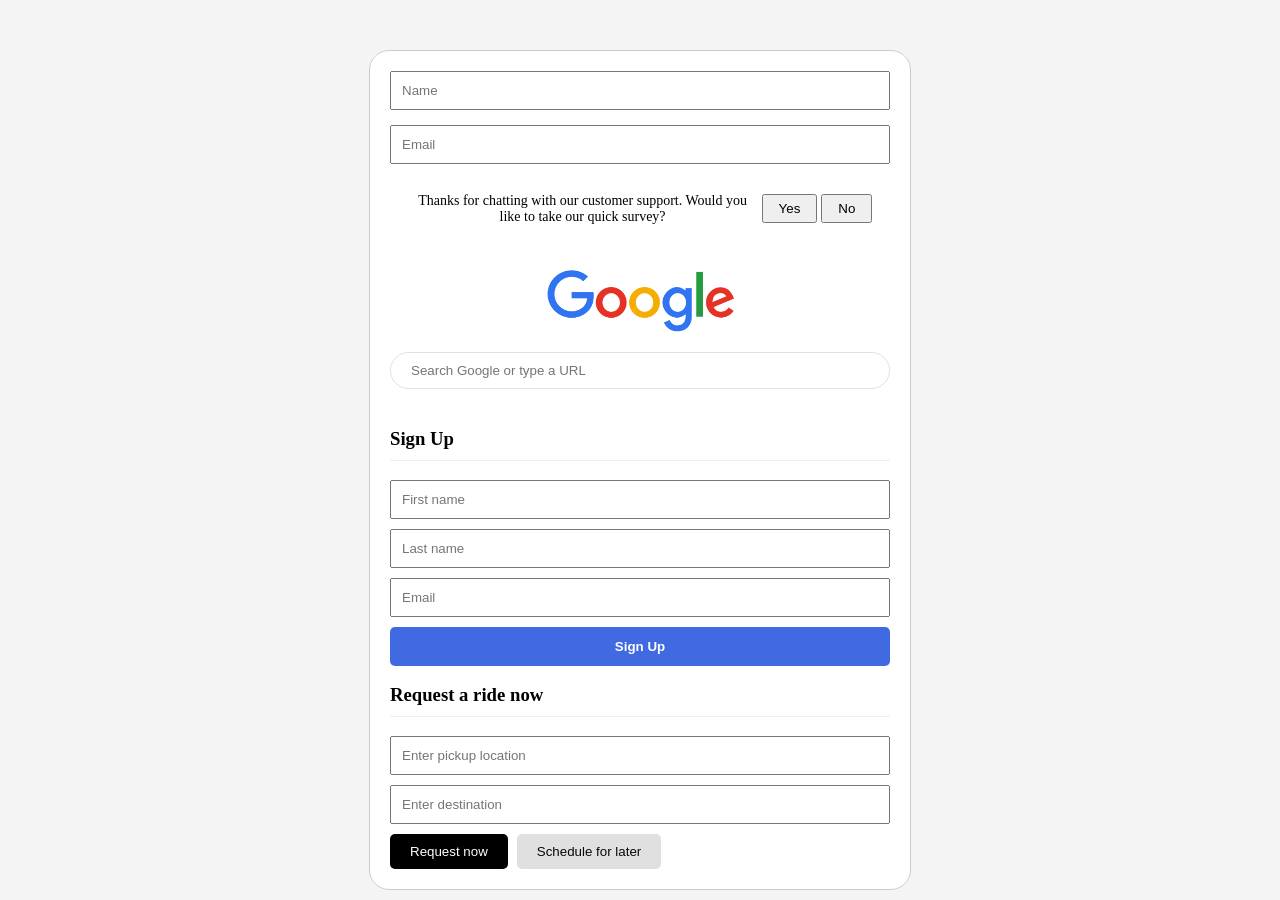
<file: MIDTERM/mt6/index.html>
<!DOCTYPE html>
<html lang="en">
<head>
    <meta charset="UTF-8">
    <title>Display CSS </title>

    <style>
        body {
            font-family: 'Times New Roman', Times, serif;
            background-color: #f4f4f4;
            margin-top: 50px;
            display: flex;            
            justify-content: center;   
            align-items: center;             
        }

        fieldset {
            width: 500px;              
            border-radius: 20px;
            background-color: white;
            padding: 20px;
            border: 1px solid #ccc;
            margin: 0 auto;
        }

        .container {
            width: 100%;
        }

        .block-input {
            display: block;   
            width: 100%;
            padding: 10px;
            margin-bottom: 15px;
            box-sizing: border-box; 
        }

        .inline-text {
            display: inline-block;
            vertical-align: middle;
            width: 70%;
            font-size: 14px;
        }

        .inline-btn {
            padding: 5px 15px;
        }

        .google-logo {
            display: block;
            width: 200px;
            margin: 20px auto 10px;
        }

        .google-search {
            padding: 10px 20px;
            width: 100%;
            border-radius: 50px;
            border: 1px solid #dfe1e5;
            box-sizing: border-box;
            margin-bottom: 20px;
        }
        
        .signup h3, .ride h3 {
            border-bottom: 1px solid #eee;
            padding-bottom: 10px;
        }

        .signup input, .ride input {
            display: block;
            width: 100%;
            padding: 10px;
            margin-bottom: 10px;
            box-sizing: border-box;
        }

        .signup button {
            width: 100%; 
            padding: 12px;
            background: royalblue;
            color: white;
            border: none;
            border-radius: 5px;
            font-weight: bold;
        }

        .signup button:hover { background-color: #3f51b5; }

        .ride button {
            padding: 10px 20px;
            margin-right: 5px;
            border: none;
            border-radius: 5px;
        }

        .black-btn { background: #000; color: white; }
        .gray-btn { background: #e0e0e0; color: #0a0909; }

        .black-btn:hover { background: #333; }
        .gray-btn:hover { background: #6d6b6b; }
    </style>
</head>

<body>

    <fieldset>
        <div class="container">
            <input type="text" placeholder="Name" class="block-input">
            <input type="email" placeholder="Email" class="block-input">

            <div style="text-align: center; margin-bottom: 20px;">
                <p class="inline-text">
                    Thanks for chatting with our customer support.
                    Would you like to take our quick survey?
                </p>
                <button class="inline-btn">Yes</button>
                <button class="inline-btn">No</button>
            </div>

            <div style="text-align: center;">
                <img src="google.png" alt="Google" class="google-logo">
                <input type="text" placeholder="Search Google or type a URL" class="google-search"> 
            </div>

            <div class="signup">
                <h3>Sign Up</h3>
                <input type="text" placeholder="First name">
                <input type="text" placeholder="Last name">
                <input type="email" placeholder="Email">
                <button type="button">Sign Up</button>
            </div>

            <div class="ride">
                <h3>Request a ride now</h3>
                <input type="text" placeholder="Enter pickup location">
                <input type="text" placeholder="Enter destination">

                <button type="button" class="black-btn">Request now</button>
                <button type="button" class="gray-btn">Schedule for later</button>
            </div>
        </div>
    </fieldset>

</body>
</html>
</file>
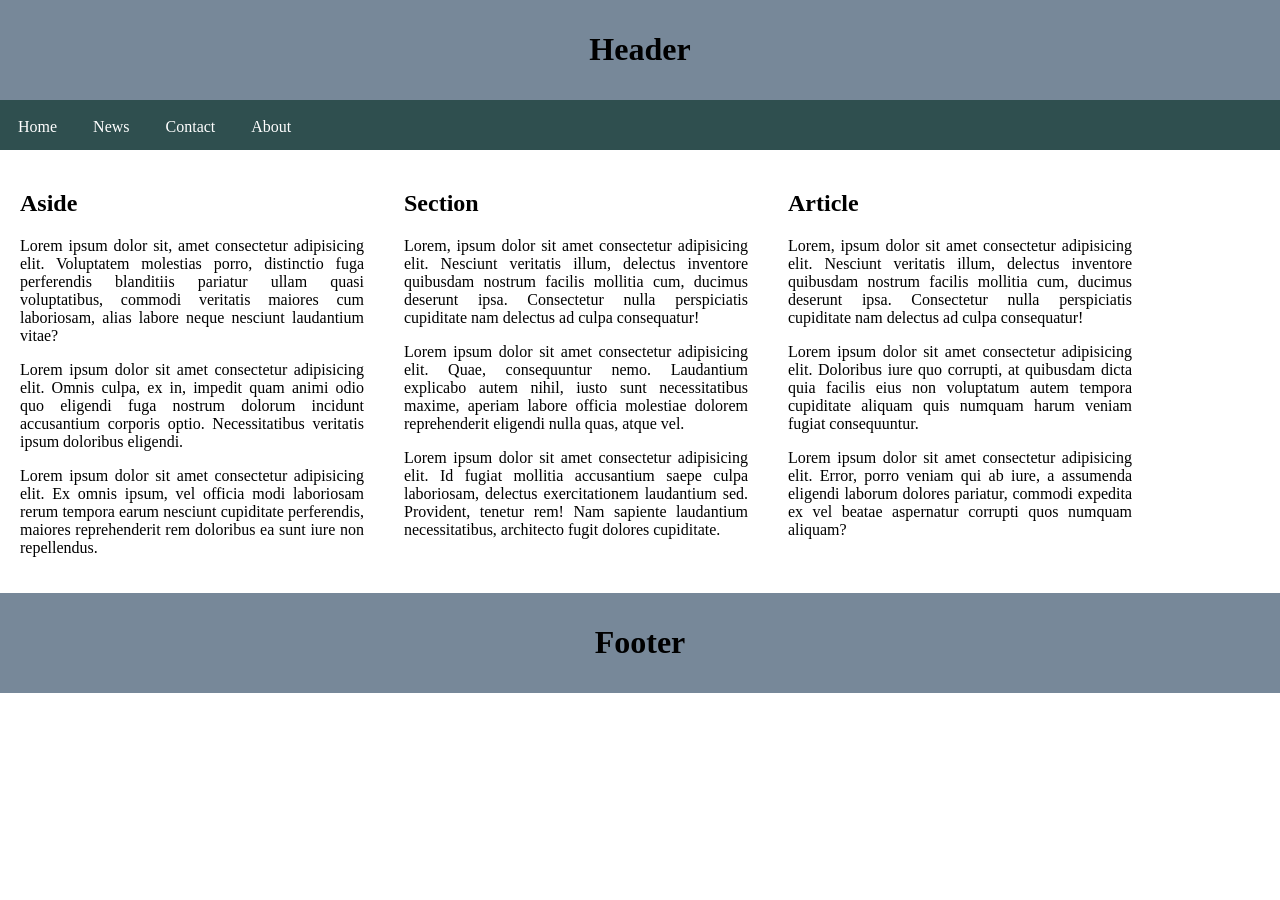
<file: MIDTERM/mt7/index.html>
<!DOCTYPE html>
<html lang="en">
<head>
   
    <title>Semantic</title>
    <style>
        
        * {
            box-sizing: border-box;
        }
        body{
            margin: 0px;
        }

        #navbar ul {
            list-style-type: none;
            margin: 0;
            padding: 0;
            overflow : hidden;      
        }

        #navbar li {
            float: left;
        }

        #navbar li a:hover {
            background-color: beige;
            color: black;
        }

        #navbar a {
            display: block;
            color: white;
            text-align: center;
            padding: 18px;
            text-decoration: none;
        }

        header{
            padding: 10px;
            height: 100px;
            text-align: center;
            background-color: lightslategray;
            color: black;
        }
        nav{
            background-color: darkslategray;
            height: 50px;
        }
        main{
            background-color: whitesmoke;
            height: auto;
        }
        aside{
            background-color: rgb(255, 255, 255);
            width: 30%;
            float: left;
            margin: 0px;
            padding: 20px;

        }
       section, article{
            background-color: rgb(255, 255, 255);
            width: 30%;
            float: left;
            margin: 0px;
            height: auto;
            padding: 20px;    
       }
        
        footer{
            padding: 10px;
            background-color: lightslategray;
            color: black;
            height: 100px;
            clear: both;
            text-align: center;
        }
        p{
            text-align: justify;
        }

    @media screen and (max-width: 600px)
    {
        aside, section, article
    {
        width: 100%;
    }
    }
    </style>
</head>
<body>
   <header id = "header">
      <h1>Header</h1>
   </header>

    <nav id = "navbar">
        <ul>
           <li><a href="#home">Home</a></li>
           <li><a href="#news">News</a></li>
           <li><a href="#contact">Contact</a></li>
           <li><a href="#about">About</a></li>
        </ul>
    </nav>
     <Main id = "main">

     <Aside id = "aside">
                <h2>Aside </h2>
                <p>Lorem ipsum dolor sit, amet consectetur adipisicing elit. Voluptatem molestias porro, distinctio fuga perferendis blanditiis pariatur ullam quasi voluptatibus, commodi veritatis maiores cum laboriosam, alias labore neque nesciunt laudantium vitae?</p>
                <p>Lorem ipsum dolor sit amet consectetur adipisicing elit. Omnis culpa, ex in, impedit quam animi odio quo eligendi fuga nostrum dolorum incidunt accusantium corporis optio. Necessitatibus veritatis ipsum doloribus eligendi.</p>
                <p>Lorem ipsum dolor sit amet consectetur adipisicing elit. Ex omnis ipsum, vel officia modi laboriosam rerum tempora earum nesciunt cupiditate perferendis, maiores reprehenderit rem doloribus ea sunt iure non repellendus.</p>
            </aside>

    <Section id = "section">
                <h2>Section </h2>
                <p>Lorem, ipsum dolor sit amet consectetur adipisicing elit. Nesciunt veritatis illum, delectus inventore quibusdam nostrum facilis mollitia cum, ducimus deserunt ipsa. Consectetur nulla perspiciatis cupiditate nam delectus ad culpa consequatur!</p>
                <p>Lorem ipsum dolor sit amet consectetur adipisicing elit. Quae, consequuntur nemo. Laudantium explicabo autem nihil, iusto sunt necessitatibus maxime, aperiam labore officia molestiae dolorem reprehenderit eligendi nulla quas, atque vel.</p>
                <p>Lorem ipsum dolor sit amet consectetur adipisicing elit. Id fugiat mollitia accusantium saepe culpa laboriosam, delectus exercitationem laudantium sed. Provident, tenetur rem! Nam sapiente laudantium necessitatibus, architecto fugit dolores cupiditate.</p>
            </section>

    <Article id = "article">
                <h2>Article</h2>
                <p>Lorem, ipsum dolor sit amet consectetur adipisicing elit. Nesciunt veritatis illum, delectus inventore quibusdam nostrum facilis mollitia cum, ducimus deserunt ipsa. Consectetur nulla perspiciatis cupiditate nam delectus ad culpa consequatur!</p>
                <p>Lorem ipsum dolor sit amet consectetur adipisicing elit. Doloribus iure quo corrupti, at quibusdam dicta quia facilis eius non voluptatum autem tempora cupiditate aliquam quis numquam harum veniam fugiat consequuntur.</p>
                <p>Lorem ipsum dolor sit amet consectetur adipisicing elit. Error, porro veniam qui ab iure, a assumenda eligendi laborum dolores pariatur, commodi expedita ex vel beatae aspernatur corrupti quos numquam aliquam?</p>
            </article>
    
     </Main>
    <Footer id = "footer">
            <h1>Footer</h1>
        </footer>
</body>
</html>
</file>
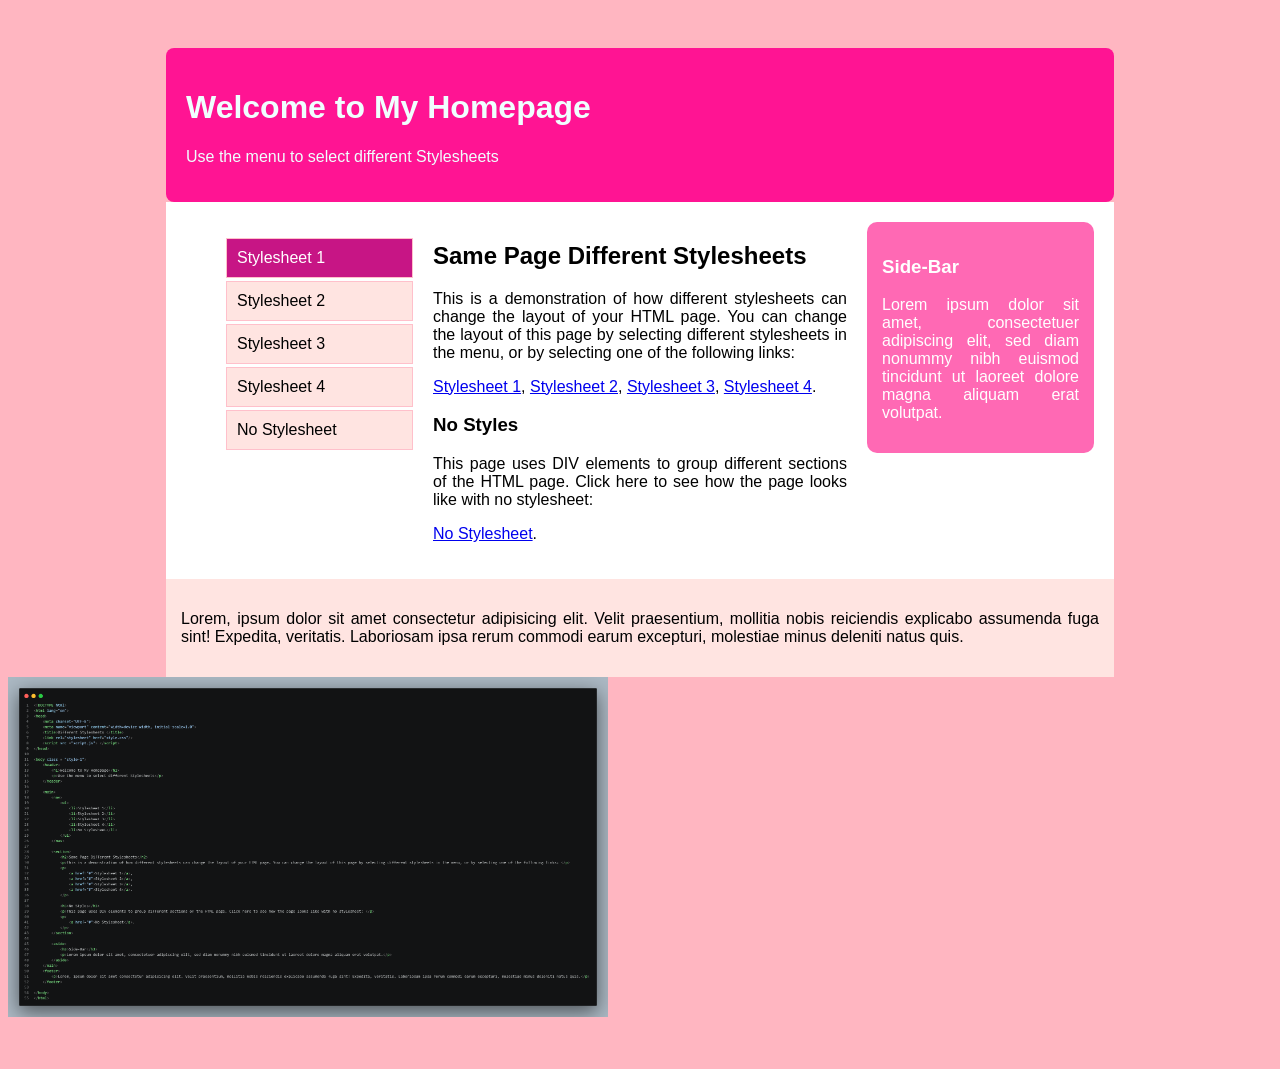
<file: MIDTERM/mt8/index.html>
<!DOCTYPE html>
<html lang="en">
<head>
    <meta charset="UTF-8">
    <meta name="viewport" content="width=device-width, initial-scale=1.0">
    <title>Different Stylesheets </title>
    <link rel="stylesheet" href="style.css"/>  
    <script src ="script.js"> </script>
</head>

<body class = "style-1">
    <header>
        <h1>Welcome to My Homepage</h1>
        <p>Use the menu to select different Stylesheets</p>
    </header>

    <main>
        <nav>
            <ul>
                <li>Stylesheet 1</li>
                <li>Stylesheet 2</li>
                <li>Stylesheet 3</li>
                <li>Stylesheet 4</li>
                <li>No Stylesheet</li>
            </ul>
        </nav>

        <section>
            <h2>Same Page Different Stylesheets</h2>
            <p>This is a demonstration of how different stylesheets can change the layout of your HTML page. You can change the layout of this page by selecting different stylesheets in the menu, or by selecting one of the following links: </p>
            <p>
                <a href="#">Stylesheet 1</a>, 
                <a href="#">Stylesheet 2</a>,
                <a href="#">Stylesheet 3</a>, 
                <a href="#">Stylesheet 4</a>.
            </p>

            <h3>No Styles</h3>
            <p>This page uses DIV elements to group different sections of the HTML page. Click here to see how the page looks like with no stylesheet: </p>  
            <p>
                <a href="#">No Stylesheet</a>. 
            </p>
        </section>

        <aside>
            <h3>Side-Bar</h3>
            <p>Lorem ipsum dolor sit amet, consectetuer adipiscing elit, sed diam nonummy nibh euismod tincidunt ut laoreet dolore magna aliquam erat volutpat.</p>
        </aside>
    </main>
    <footer>
        <p>Lorem, ipsum dolor sit amet consectetur adipisicing elit. Velit praesentium, mollitia nobis reiciendis explicabo assumenda fuga sint! Expedita, veritatis. Laboriosam ipsa rerum commodi earum excepturi, molestiae minus deleniti natus quis.</p>
    </footer>

    <img src="cs.png" alt="CodeSnap" width="600px">
</body>
</html>
</file>
<file: style.css>
:root {
    --bg: #000000;
    --pink: #ff85a1;
    --dim: #999;
    --glass: rgba(255, 255, 255, 0.03);
}

* { 
    margin: 0; 
    padding: 0; 
    box-sizing: border-box; 
    font-family: 'Inter', sans-serif; 
    scroll-behavior: smooth; 
}

body { 
    background: var(--bg); 
    color: white; 
    overflow-x: hidden;
}

.glow-wrap { 
    position: fixed; 
    width: 100vw; 
    height: 100vh; 
    z-index: -1; 
    filter: blur(100px); 
    opacity: 0.4; 
}

.glow { 
    position: absolute; 
    border-radius: 50%; 
    background: var(--pink); 
}

.b1 { 
    width: 400px; 
    height: 400px; 
    top: -100px; 
    left: -100px; 
}

.b2 { 
    width: 300px; 
    height: 300px; 
    bottom: 10%; 
    right: -50px; 
    background: #8a2b4a; 
}

.glass-header { 
    position: fixed; 
    top: 0; 
    width: 100%; 
    z-index: 1000; 
    padding: 20px 0; 
}

.nav-content { 
    width: 90%; 
    max-width: 1200px; 
    margin: 0 auto; 
    display: flex; 
    justify-content: space-between; 
    align-items: center; 
    background: var(--glass); 
    backdrop-filter: blur(15px); 
    padding: 12px 30px; 
    border-radius: 50px; 
    border: 1px solid rgba(255,255,255,0.05); 
}

.logo { 
    font-weight: 800; 
    font-size: 1.2rem; 
}

.logo span { 
    color: var(--pink); 
}

.nav-links a { 
    color: white; 
    text-decoration: none; 
    font-size: 0.8rem; 
    margin-left: 25px; 
    font-weight: 600; 
    opacity: 0.7; 
    transition: 0.3s; 
}

.nav-links a:hover { 
    opacity: 1; 
    color: var(--pink); 
}

.hero-split { 
    height: 100vh; 
    display: flex; 
    align-items: center; 
    justify-content: space-between; 
    padding: 0 10%; 
    max-width: 1300px; 
    margin: 0 auto; 
    gap: 50px; 
}

.hero-text { 
    flex: 1.2; 
}

.greeting { 
    font-size: 1.1rem; 
    color: var(--pink); 
    margin-bottom: 10px; 
}

.hero-title { 
    font-size: 5.5rem; 
    line-height: 0.9; 
    margin-bottom: 20px; 
    font-weight: 900; 
}

.hero-title span { 
    color: var(--pink); 
}

.hero-desc { 
    color: var(--dim); 
    line-height: 1.6; 
    margin-bottom: 30px; 
    max-width: 480px; 
}

.hero-btns { 
    display: flex; 
    gap: 15px; 
    margin-bottom: 40px; 
}

.btn { 
    padding: 14px 30px; 
    border-radius: 50px; 
    text-decoration: none; 
    font-weight: 700; 
    font-size: 0.9rem; 
    transition: 0.3s; 
}

.pink { 
    background: var(--pink); 
    color: black; 
}

.outline { 
    border: 1px solid #333; 
    color: white; 
}

.btn:hover { 
    transform: translateY(-3px); 
    box-shadow: 0 10px 20px rgba(255, 133, 161, 0.2); 
}

.social-mini { 
    display: flex; 
    gap: 20px; 
}

.social-mini img { 
    width: 22px; 
    transition: 0.3s; 
}

.social-mini img:hover { 
    filter: none; 
    transform: scale(1.2); 
}

.hero-visual { 
    flex: 1; 
    display: flex; 
    justify-content: flex-end; 
}

.photo-frame { 
    width: 420px; 
    height: 520px; 
    border-radius: 40px; 
    overflow: hidden; 
    border: 1px solid rgba(255,255,255,0.1); 
}

.photo-frame img { 
    width: 100%; 
    height: 100%; 
    object-fit: cover; 
}

.info-section { 
    padding: 80px 2%; 
    max-width: 100px; 
    margin: 0;
    width: 100%; 
}

.about-grid { 
    gap: 30px; 
}

.info-section, .scroll-section, .work-section { 
    padding: 80px 4%; 
    max-width: 100%;
    margin: 0;
    width: 100%;
    overflow: hidden;
}

.horizontal-scroll, .scroll-container { 
    display: flex; 
    gap: 26px; 
    overflow-x: auto; 
    padding: 20px 0 40px 0; 
    scroll-snap-type: x mandatory; 
    scrollbar-width: none; 
    -webkit-overflow-scrolling: touch; 
}

.horizontal-scroll::-webkit-scrollbar { 
    display: none; 
}

.scroll-card, .glass-card { 
    flex: 0 0 380px;
    background: rgba(255, 255, 255, 0.03); 
    backdrop-filter: blur(15px);
    border: 1px solid rgba(255, 255, 255, 0.08); 
    padding: 40px; 
    border-radius: 30px; 
    scroll-snap-align: start; 
    transition: 0.4s ease; 
    display: flex;
    flex-direction: column;
}

.scroll-card:hover, .scroll-card:focus {
    border-color: var(--pink);
    transform: translateY(-10px);
    background: rgba(255, 133, 161, 0.05);
    box-shadow: 0 0 20px rgba(255, 133, 161, 0.2);
    outline: none;
}

.card-title, .scroll-card h3 {
    font-size: 1.5rem;
    color: var(--pink);
    margin-bottom: 15px;
}

.card-text, .card-list li, .scroll-card p {
    font-size: 0.95rem;
    color: #cccccc;
    line-height: 1.6;
    list-style: none;
}

.section-label { 
    font-size: 2.5rem;
    margin-bottom: 25px; 
    color: var(--pink); 
}

.horizontal-scroll::-webkit-scrollbar-thumb { 
    background: var(--pink); 
    border-radius: 10px; 
}

.scroll-card { 
    flex: 0 0 300px; 
    background: rgba (255,255,255,0.03); 
    border: 1px solid rgba (255,255,255,0.05); 
    padding: 30px; 
    border-radius: 25px; 
    scroll-snap-align: start; 
    transition: 0.3s; 
}

.scroll-card:hover {
    border-color: var(--pink);
    background: rgba(255, 46, 126, 0.05);
    transform: translateY(-5px);
}

.year {
    font-size: 0.8rem;
    font-weight: 800;
    color: var(--pink);
    text-transform: uppercase;
    display: block;
    margin-bottom: 10px;
}

.scroll-card h3 {
    font-size: 1.3rem;
    margin-bottom: 10px;
    line-height: 1.2;
}

.scroll-card p {
    color: #999;
    font-size: 0.9rem;
}

.work-section { 
    padding: 100px 4%; 
    max-width: 1400px; 
    margin: 0 auto; 
}


.section-label { 
    font-size: 2.7rem; 
    margin-top: 80px;
    margin-bottom: 40px; 
}

.project-row { 
    display: flex; 
    align-items: center; 
    padding: 40px 0; 
    border-bottom: 1px solid rgba(255, 255, 255, 0.1); 
    text-decoration: none; 
    color: white; 
    transition: all 0.4s cubic-bezier(0.4, 0, 0.2, 1); 
}

.project-row:hover { 
    color: var(--pink); 
    padding-left: 30px; 
    background: rgba(255, 133, 161, 0.02);
}

.p-num { 
    font-size: 1.1rem; 
    font-weight: 800; 
    color: #444; 
    width: 80px; 
}

.p-info h3 { 
    font-size: 2rem; 
    margin-bottom: 5px;
}

.p-info p { 
    color: var(--dim); 
    font-size: 0.95rem; 
}

.p-arrow { 
    margin-left: auto; 
    font-size: 1.8rem; 
    opacity: 0.3;
    transition: 0.3s;
}

.project-row:hover .p-arrow {
    opacity: 1;
    transform: translateX(10px);
}

.lang-images img, .lang-row img, .scroll-card img { 
    width: 50px !important;
    height: 50px !important;
    object-fit: contain;
    margin: 10px 5px;
    border-radius: 8px;
}

@media (max-width: 900px) {
     .hero-split { flex-direction: column; text-align: center; height: auto; padding-top: 120px; }
    .hero-title { font-size: 3.2rem; }
    .photo-frame { width: 280px; height: 350px; }
    .p-info h3 { font-size: 1.5rem; }
    .p-num { width: 40px; }
    .scroll-card { flex: 0 0 85%; }
}
</file>
<file: FINALS/f1/style.css>
body {
    height: 3000px;
    margin: 0;
    font-family: Arial, sans-serif;
}

.close-btn {
    position: absolute;
    top: 10px;
    right: 10px;
    background-color: black;
    color: white;
    border: none;
    border-radius: 50%;
    width: 30px;
    height: 30px;
    cursor: pointer;
}

.fixed-box {
    position: fixed;
    bottom: 20px;
    right: 20px;
    width: 320px;
    height: 180px;
    background-color: gray;
}

.product-card {
    position: relative;
    display: inline-block;
    margin-top: 100px;
    margin-left: 50px;
    width: 250px;
}

.product-card img {
    width: 100%;
    display: block;
}

.discount-badge {
    position: absolute;
    top: 0;
    right: 0;
    background-color: black;
    color: white;
    padding: 5px 10px;
    font-size: 12px;
}

.overlay {
    position: absolute;
    bottom: 0;
    left: 0;
    right: 0;
    height: 60px;
    background-color: rgba(255, 255, 255, 0.5);
    display: flex;
    justify-content: center;
    align-items: center;
}

.cart-btn {
    background-color: white;
    border: 1px solid black;
    padding: 5px 15px;
    cursor: pointer;
}
</file>
<file: MIDTERM/mt8/style.css>
* {
    box-sizing: border-box;
    font-family: Arial, Helvetica, sans-serif;
}

p {
    text-align: justify;
}

.theme-1 header, .theme-1 main, .theme-1 footer,
.theme-2 header, .theme-2 main, .theme-2 footer,
.theme-3 header, .theme-3 main, .theme-3 footer,
.theme-4 header, .theme-4 main, .theme-4 footer {
  width: 75%;
  margin: 0 auto;
}

body.theme-1{
    background-color: lightpink; 
    padding: 40px 0;
}

.theme-1 header {
    background-color: deeppink;
    color: azure;
    padding: 20px;
    border-radius: 8px;
}

.theme-1 main {
  background-color: white;
  padding: 20px;
  overflow: hidden;
}

.theme-1 nav {
  width: 25%;
  float: left;
}

.theme-1 nav li {
  background: mistyrose;
  padding: 10px;
  margin-bottom: 3px;
  border: 1px solid pink;
  cursor: pointer;
  list-style: none;
}

.theme-1 nav li.active, 
.theme-1 nav li:hover {
  background: mediumvioletred;
  color: white;
}

.theme-1 section {
  width: 50%;
  float: left;
  padding: 0 20px;
}

.theme-1 aside {
  width: 25%;
  float: left;
  background: hotpink;
  color: white;
  padding: 15px;
  border-radius: 10px;
}

.theme-1 footer {
  clear: both;
  background: mistyrose;
  padding: 15px;
  text-align: center;
}

body.theme-2 {
  background-color: #f4f4f4;
  padding: 40px 0;
}

.theme-2 header {
  background-color: darkred;
  color: white;
  padding: 40px 20px;
}

.theme-2 main {
  background-color: white;
  padding: 20px;
  overflow: hidden;
}

.theme-2 nav {
  float: right;
  width: 180px;
}

.theme-2 nav li {
  background: maroon;
  color: white;
  border-radius: 20px;
  padding: 8px;
  margin-bottom: 12px;
  text-align: center;
  list-style: none;
  cursor: pointer;
}

.theme-2 section {
  float: left;
  width: calc(100% - 220px);
}

.theme-2 aside {
  clear: both;
  background: oldlace;
  color: maroon;
  padding: 20px;
}

.theme-2 footer {
  background: darkred;
  color: white;
  padding: 20px;
  text-align: center;
}

body.theme-3 {
  background-color: aliceblue;
  padding: 40px 0;
}

.theme-3 header h1 {
  color: navy;
  font-size: 2.8em;
}

.theme-3 nav ul {
  display: flex;
  gap: 8px;
  padding: 0;
  list-style: none;
}

.theme-3 nav li {
  flex: 1;
  background: midnightblue;
  color: white;
  padding: 10px;
  text-align: center;
  cursor: pointer;
}

.theme-3 nav li.active {
  background: goldenrod;
}

.theme-3 aside {
  background: #f0f4f8;
  border: 1px solid lightsteelblue;
  padding: 20px;
}

body.theme-4 {
  background-color: #1a1a1a;
  color: #ffffff;
  font-family: "Courier New", monospace;
}

.theme-4 header, .theme-4 main, .theme-4 footer {
  background: #0f0f0f;
  padding: 20px 40px;
}

.theme-4 main {
  display: grid;
  grid-template-areas: "nav aside" "section section";
  grid-template-columns: 1fr 340px;
  gap: 30px;
}

.theme-4 nav {
  grid-area: nav;
}

.theme-4 aside {
  grid-area: aside;
  border: 1px solid limegreen;
  padding: 20px;
}

.theme-4 section {
  grid-area: section;
}

@media screen and (max-width: 800px) {
  .theme-1 header, .theme-1 main, .theme-1 footer,
  .theme-2 header, .theme-2 main, .theme-2 footer,
  .theme-3 header, .theme-3 main, .theme-3 footer,
  .theme-4 header, .theme-4 main, .theme-4 footer {
    width: 95%;
  }

  .theme-1 nav, .theme-1 section, .theme-1 aside,
  .theme-2 nav, .theme-2 section,
  .theme-3 nav ul {
    width: 100% !important;
    float: none !important;
    display: block;
    padding: 10px 0;
  }
  
  .theme-4 main {
    grid-template-areas: "nav" "aside" "section";
    grid-template-columns: 1fr;
  }
}
</file>
